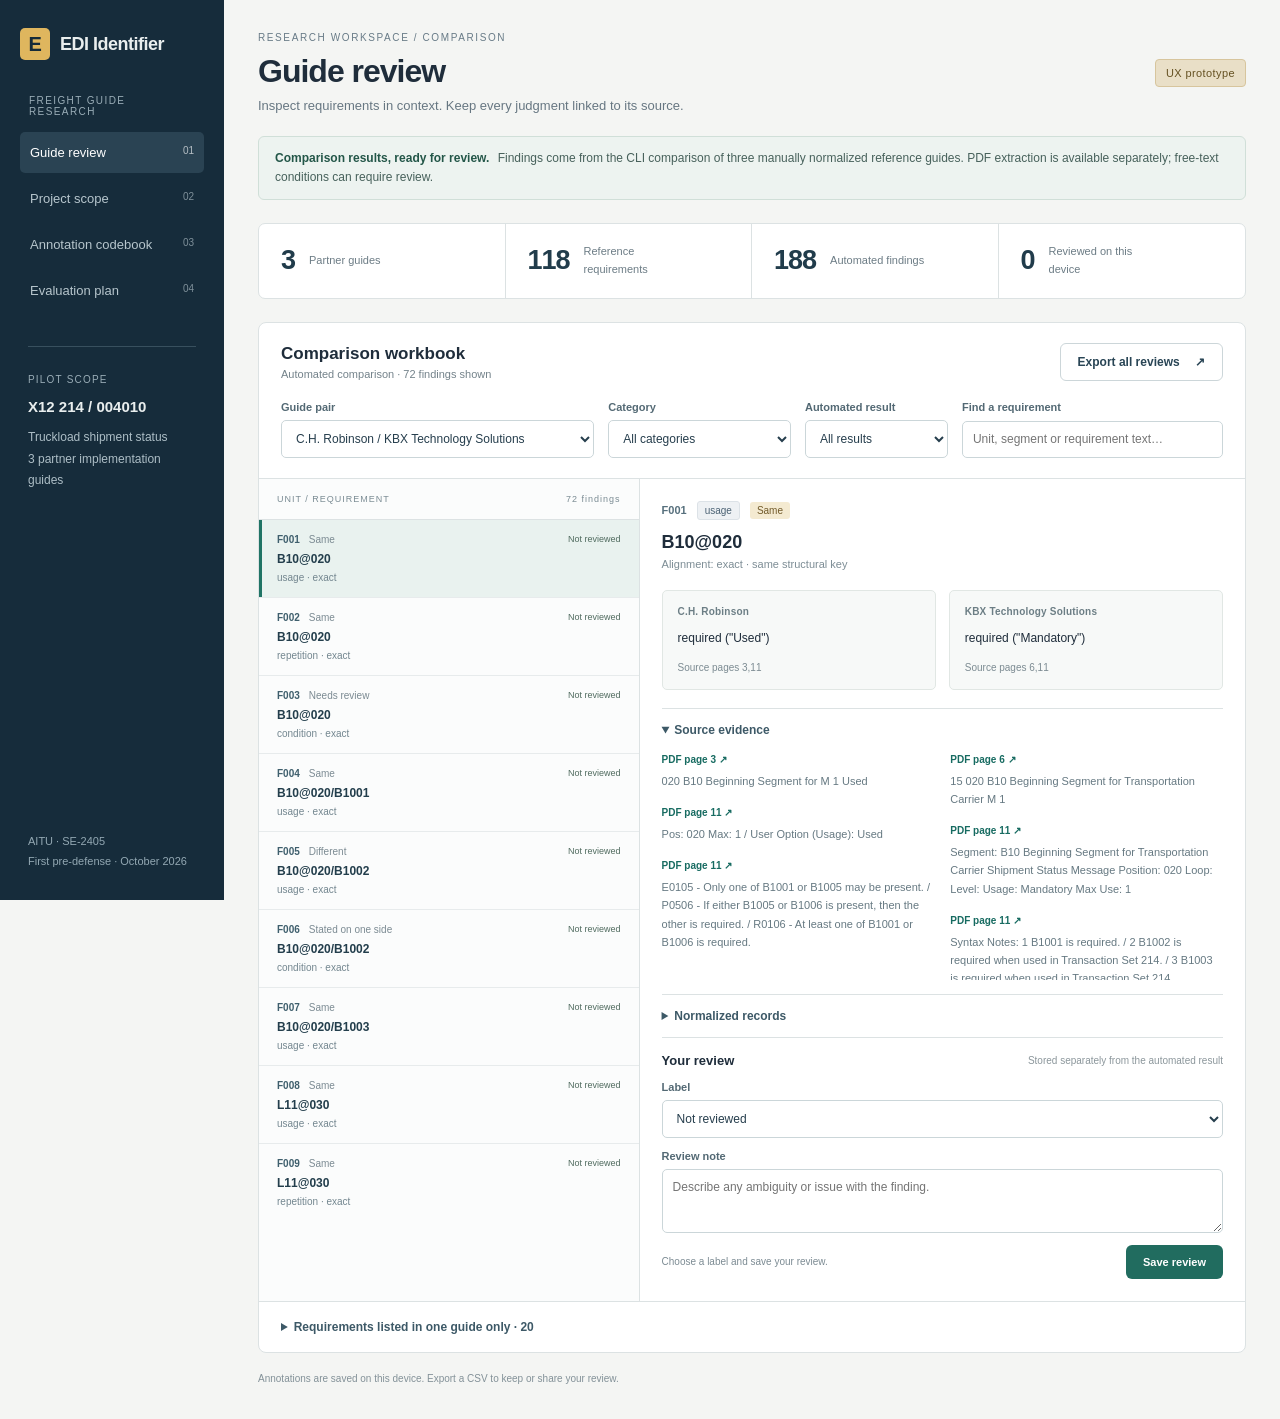
<file: docs/predefense/prototype/index.html>
<!doctype html>
<html lang="en">
  <head>
    <meta charset="utf-8" />
    <meta name="viewport" content="width=device-width,initial-scale=1" />
    <title>EDI Identifier — Guide review prototype</title>
    <link rel="stylesheet" href="style.css" />
  </head>
  <body>
    <aside class="sidebar">
      <a class="brand" href="index.html"
        ><span class="brand-icon">E</span> EDI Identifier</a
      >
      <p class="side-caption">FREIGHT GUIDE RESEARCH</p>
      <nav aria-label="Project navigation">
        <a class="active" href="index.html">Guide review <span>01</span></a>
        <a href="../sections/01-proposal.md">Project scope <span>02</span></a>
        <a
          href="https://github.com/nurashi/EDI-identifier-rmt/blob/main/docs/codebook.md"
          target="_blank"
          rel="noopener noreferrer"
          >Annotation codebook <span>03</span></a
        >
        <a href="../sections/09-evaluation.md"
          >Evaluation plan <span>04</span></a
        >
      </nav>
      <div class="scope">
        <span class="tiny-label">PILOT SCOPE</span
        ><strong>X12 214 / 004010</strong>
        <p>Truckload shipment status<br />3 partner implementation guides</p>
      </div>
      <div class="side-footer">
        AITU · SE-2405<br />First pre-defense · October 2026
      </div>
    </aside>
    <main>
      <header class="page-head">
        <div>
          <p class="eyebrow">RESEARCH WORKSPACE / COMPARISON</p>
          <h1>Guide review</h1>
          <p class="subtitle">
            Inspect requirements in context. Keep every judgment linked to its
            source.
          </p>
        </div>
        <span class="prototype-tag">UX prototype</span>
      </header>
      <div class="notice">
        <strong>Comparison results, ready for review.</strong> Findings come
        from the CLI comparison of three manually normalized reference guides.
        PDF extraction is available separately; free-text conditions can require
        review.
      </div>
      <section class="metrics" aria-label="Corpus summary">
        <div>
          <span class="metric-number" id="guide-count"></span
          ><span>Partner guides</span>
        </div>
        <div>
          <span class="metric-number" id="requirement-count"></span
          ><span>Reference requirements</span>
        </div>
        <div>
          <span class="metric-number" id="finding-count"></span
          ><span>Automated findings</span>
        </div>
        <div>
          <span class="metric-number" id="local-count">0</span
          ><span>Reviewed on this device</span>
        </div>
      </section>
      <section class="workbench" aria-labelledby="workbench-title">
        <div class="workbench-head">
          <div>
            <h2 id="workbench-title">Comparison workbook</h2>
            <p id="pair-description"></p>
          </div>
          <button class="secondary" id="export">
            Export all reviews <span aria-hidden="true">↗</span>
          </button>
        </div>
        <div class="filters">
          <label>Guide pair<select id="pair"></select></label>
          <label
            >Category<select id="category">
              <option value="all">All categories</option>
              <option value="usage">Usage</option>
              <option value="codes">Codes</option>
              <option value="repetition">Repetition</option>
              <option value="condition">Condition</option>
            </select></label
          >
          <label
            >Automated result<select id="verdict">
              <option value="all">All results</option>
              <option value="same">Same</option>
              <option value="different">Different</option>
              <option value="one_side">Stated on one side</option>
              <option value="review">Needs review</option>
            </select></label
          >
          <label class="search-label"
            >Find a requirement<input
              id="search"
              type="search"
              placeholder="Unit, segment or requirement text…"
          /></label>
        </div>
        <div class="workspace">
          <section class="unit-pane" aria-label="Comparison units">
            <div class="list-heading">
              <span>UNIT / REQUIREMENT</span><span id="visible-count"></span>
            </div>
            <div id="units"></div>
            <p id="empty" hidden>
              No units match these filters. Try another category or search.
            </p>
          </section>
          <p id="detail-empty" class="empty-detail" hidden>
            Select another filter to view a finding.
          </p>
          <section
            id="detail-pane"
            class="detail-pane"
            aria-label="Selected requirement"
          >
            <div class="detail-top">
              <span id="unit-id" class="unit-id"></span
              ><span id="category-tag" class="category-tag"></span
              ><span id="verdict-tag" class="verdict-tag"></span>
            </div>
            <h2 id="unit-key"></h2>
            <p id="alignment" class="muted"></p>
            <p id="finding-detail" class="finding-detail"></p>
            <div class="guide-values">
              <article>
                <h3 id="left-partner"></h3>
                <p id="left-summary"></p>
                <span id="left-pages" class="page-label"></span>
              </article>
              <article>
                <h3 id="right-partner"></h3>
                <p id="right-summary"></p>
                <span id="right-pages" class="page-label"></span>
              </article>
            </div>
            <details open>
              <summary>Source evidence</summary>
              <div class="evidence-grid">
                <div id="left-evidence"></div>
                <div id="right-evidence"></div>
              </div>
            </details>
            <details>
              <summary>Normalized records</summary>
              <div class="records">
                <pre id="left-record"></pre>
                <pre id="right-record"></pre>
              </div>
            </details>
            <section class="annotation" aria-label="Your annotation">
              <div class="annotation-head">
                <h3>Your review</h3>
                <span>Stored separately from the automated result</span>
              </div>
              <label
                >Label<select id="label-choice">
                  <option value="">Not reviewed</option>
                  <option value="same">Same</option>
                  <option value="different">Different</option>
                  <option value="unknown">Unknown</option>
                </select></label
              ><label
                >Review note<textarea
                  id="note"
                  rows="3"
                  placeholder="Describe any ambiguity or issue with the finding."
                ></textarea>
              </label>
              <div class="save-row">
                <span id="save-status" role="status" aria-live="polite"></span
                ><button id="save">Save review</button>
              </div>
            </section>
          </section>
        </div>
        <details class="unmatched">
          <summary>
            Requirements listed in one guide only ·
            <span id="unmatched-count"></span>
          </summary>
          <p>
            These requirements have no match under the selected alignment rule.
            Check the source before drawing a conclusion about their use.
          </p>
          <div id="unmatched-list" class="unmatched-list"></div>
        </details>
      </section>
      <footer>
        Annotations are saved on this device. Export a CSV to keep or share your
        review.
      </footer>
    </main>
    <script src="data.js"></script>
    <script src="app.js"></script>
  </body>
</html>
</file>
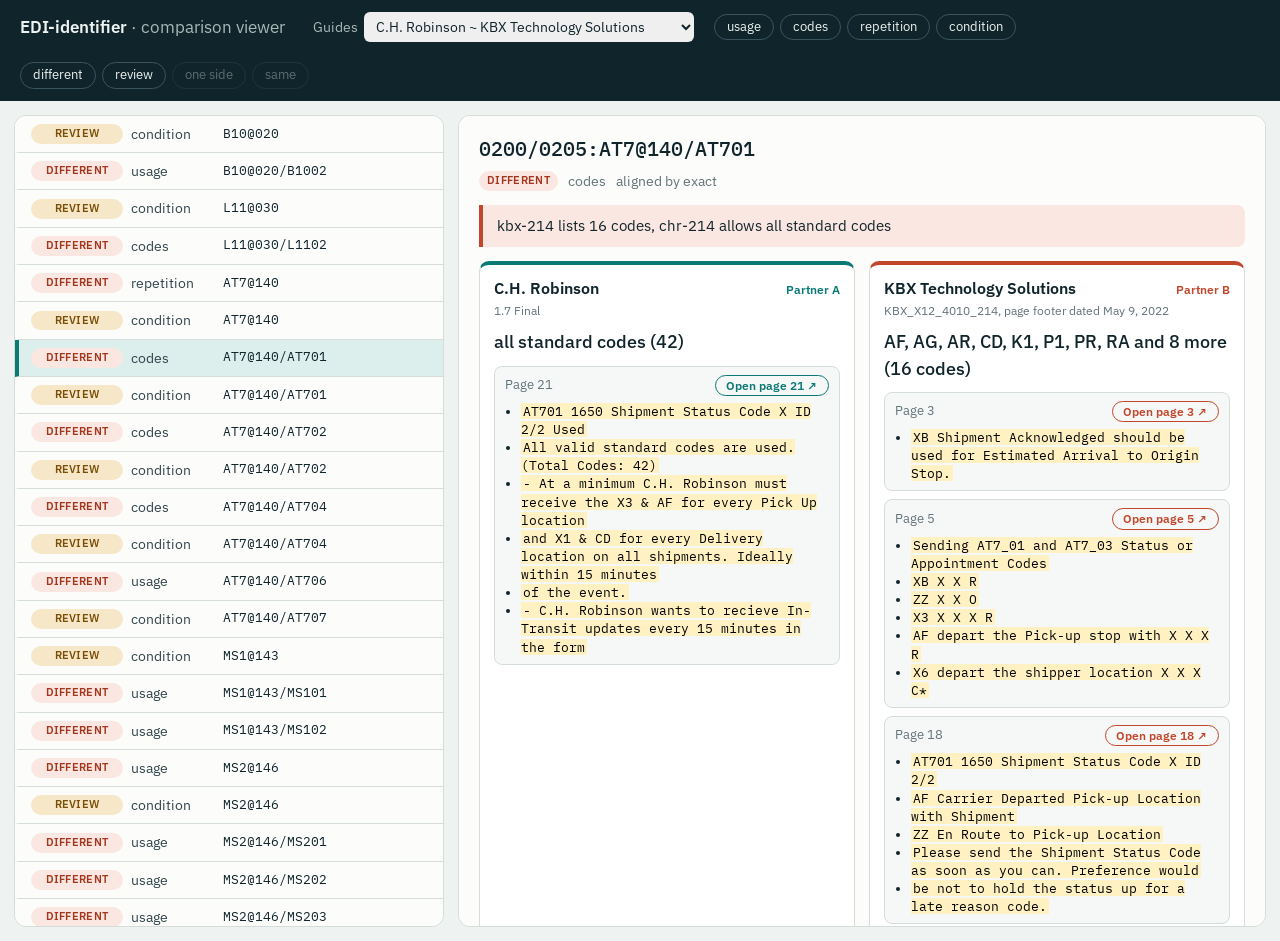
<file: prototype/viewer.html>
<!doctype html>
<html lang="en">
<head>
<meta charset="utf-8">
<meta name="viewport" content="width=device-width, initial-scale=1">
<title>EDI-identifier viewer</title>
<link rel="stylesheet" href="https://fonts.googleapis.com/css2?family=IBM+Plex+Sans:wght@400;500;600&family=IBM+Plex+Mono:wght@400;500&display=swap">
<style>
:root { --ink:#10242b; --bg:#eef2f0; --panel:#fcfdfb; --line:#d5ddd9; --text:#33454c; --muted:#62737a; --a:#0b7a75; --a-soft:#dcefec; --b:#c2462b; --b-soft:#fbe7e1; --amber:#7a4e06; --amber-soft:#f6e7c9; --grey-soft:#e3e7e5; --mono:"IBM Plex Mono", ui-monospace, Menlo, monospace; }
* { box-sizing: border-box; }
body { margin:0; font:15px/1.45 "IBM Plex Sans", system-ui, -apple-system, "Segoe UI", sans-serif; color:var(--text); background:var(--bg); }
header { display:flex; gap:20px; align-items:center; padding:12px 20px; background:var(--ink); color:#eef3f1; flex-wrap:wrap; }
header h1 { font-size:17px; font-weight:600; margin:0 8px 0 0; }
header h1 span { color:#a7bab8; font-weight:400; }
header label { color:#a7bab8; font-size:14px; }
select { font:inherit; color:var(--ink); padding:5px 8px; border-radius:6px; border:0; margin-left:6px; }
.chips { display:flex; gap:6px; flex-wrap:wrap; }
.chip { border:1px solid #3a5560; color:#eef3f1; border-radius:999px; padding:3px 12px; cursor:pointer; user-select:none; font-size:13px; }
.chip.off { opacity:.35; }
.layout { display:grid; grid-template-columns: 430px 1fr; gap:14px; padding:14px; height:calc(100vh - 60px); }
.panel { background:var(--panel); border:1px solid var(--line); border-radius:12px; overflow:auto; }
.list .row { display:grid; grid-template-columns: 92px 84px 1fr; gap:8px; align-items:center; padding:8px 12px; border-bottom:1px solid var(--line); border-left:4px solid transparent; cursor:pointer; font-size:14px; }
.list .row:hover { background:#f1f5f3; }
.list .row.sel { background:var(--a-soft); border-left-color:var(--a); }
.pill { display:inline-block; font-size:11px; font-weight:600; text-transform:uppercase; letter-spacing:.03em; padding:2px 8px; border-radius:999px; text-align:center; }
.v-different { background:var(--b-soft); color:#a3361d; }
.v-review { background:var(--amber-soft); color:var(--amber); }
.v-one_side { background:var(--grey-soft); color:#4a5a60; }
.v-same { background:var(--a-soft); color:#0b5c58; }
.key { font-family:var(--mono); font-size:13px; color:var(--ink); overflow:hidden; text-overflow:ellipsis; white-space:nowrap; }
.detail { padding:18px 20px; }
.detail h2 { font-family:var(--mono); font-size:20px; font-weight:500; color:var(--ink); margin:0 0 8px; }
.meta { display:flex; gap:10px; align-items:center; color:var(--muted); font-size:14px; }
.why { margin:14px 0 0; padding:10px 14px; border-left:4px solid var(--b); background:var(--b-soft); color:var(--ink); border-radius:0 8px 8px 0; font-size:15px; }
.sides { display:grid; grid-template-columns:1fr 1fr; gap:14px; margin-top:14px; }
.side { border:1px solid var(--line); border-top:4px solid var(--a); border-radius:10px; padding:12px 14px; background:#fff; }
.side.b { border-top-color:var(--b); }
.side .who { display:flex; justify-content:space-between; align-items:baseline; gap:8px; }
.side h3 { margin:0; font-size:16px; color:var(--ink); font-weight:600; }
.tag { font-size:12px; font-weight:600; color:var(--a); }
.side.b .tag { color:var(--b); }
.rev { font-size:12px; color:var(--muted); margin:2px 0 10px; }
.value { font-size:18px; font-weight:500; color:var(--ink); margin-bottom:10px; }
.src { background:#f6f8f7; border:1px solid var(--line); border-radius:8px; padding:8px 10px; margin-top:8px; }
.src .pg { font-size:13px; color:var(--muted); display:flex; justify-content:space-between; align-items:center; }
.src a { font-size:12px; font-weight:600; color:var(--a); text-decoration:none; border:1px solid var(--a); border-radius:999px; padding:1px 10px; }
.side.b .src a { color:var(--b); border-color:var(--b); }
.src ul { margin:6px 0 0; padding-left:16px; font-family:var(--mono); font-size:12.5px; color:var(--ink); }
.src mark { background:#fff1c2; padding:0 2px; }
.only { padding:10px 12px; font-size:13px; color:var(--muted); }
</style>
</head>
<body>
<header>
  <h1>EDI-identifier <span>· comparison viewer</span></h1>
  <label>Guides<select id="pair"></select></label>
  <div class="chips" id="cats"></div>
  <div class="chips" id="verdicts"></div>
</header>
<div class="layout">
  <div class="panel list" id="list"></div>
  <div class="panel detail" id="detail"></div>
</div>
<script>
const DATA = {"guides": {"chr-214": {"partner": "C.H. Robinson", "revision": "1.7 Final", "url": "https://www.chrobinson.com/en-us/-/media/chrobinson/documents/carrier-specs-docs/carrier-specs-dec-2020/chr-truckload-tl-carrier-x12-214.pdf", "evidence": {"B10@020": [{"page": 3, "excerpt": "020 B10 Beginning Segment for M 1 Used", "supports": ["usage", "max_use"]}, {"page": 11, "excerpt": "Pos: 020 Max: 1 / User Option (Usage): Used", "supports": ["usage", "max_use"]}, {"page": 11, "excerpt": "E0105 - Only one of B1001 or B1005 may be present. / P0506 - If either B1005 or B1006 is present, then the other is required. / R0106 - At least one of B1001 or B1006 is required.", "supports": ["conditions"]}], "B10@020/B1001": [{"page": 11, "excerpt": "B1001 127 Reference Identification M AN 1/30 Used", "supports": ["usage"]}], "B10@020/B1002": [{"page": 11, "excerpt": "B1002 145 Shipment Identification Number O AN 1/30 Used", "supports": ["usage"]}], "B10@020/B1003": [{"page": 11, "excerpt": "B1003 140 Standard Carrier Alpha Code M ID 2/4 Used", "supports": ["usage", "codes"]}], "L11@030": [{"page": 3, "excerpt": "030 L11 Business Instructions and O 300 Must use", "supports": ["usage", "max_use"]}, {"page": 12, "excerpt": "Pos: 030 Max: 300 / User Option (Usage): Must use", "supports": ["usage", "max_use"]}, {"page": 12, "excerpt": "P0102 - If either L1101 or L1102 is present, then the other is required. / R0103 - At least one of L1101 or L1103 is required. / AG - Qualifer is MANDATORY on all 214's.", "supports": ["conditions"]}], "L11@030/L1101": [{"page": 12, "excerpt": "L1101 127 Reference Identification X AN 1/30 Must use", "supports": ["usage"]}, {"page": 12, "excerpt": "User Note 1: C.H. Robinson Load Number - AG Qualifier (Should match the Load / Number in the B10_02)", "supports": ["conditions"]}], "L11@030/L1102": [{"page": 12, "excerpt": "L1102 128 Reference Identification Qualifier X ID 2/3 Must use", "supports": ["usage"]}, {"page": 12, "excerpt": "Code List Summary (Total Codes: 1503, Included: 1) / AG Agent's Shipment Number", "supports": ["codes"]}], "0200:LX@130": [{"page": 3, "excerpt": "LOOP ID - 0200 1 / 130 LX Assigned Number O 1 Must use", "supports": ["usage", "max_use", "loop_repeat"]}, {"page": 4, "excerpt": "Only one status per 214 / A single 214 may contain 1 LX Loop with 1 AT7 Loop.", "supports": ["loop_repeat"]}, {"page": 19, "excerpt": "Pos: 130 Max: 1 / User Option (Usage): Must use / Maximum of 1 LX Loop.", "supports": ["usage", "max_use", "loop_repeat"]}, {"page": 19, "excerpt": "If using the L11 segments to send Lat/Long, you do not need to use both formats. Please choose only / one.", "supports": ["conditions"]}], "0200:LX@130/LX01": [{"page": 19, "excerpt": "LX01 554 Assigned Number M N0 1/6 Used", "supports": ["usage"]}], "0200/0205:AT7@140": [{"page": 3, "excerpt": "LOOP ID - 0205 1 / 140 AT7 Shipment Status Details O 1 Must use", "supports": ["usage", "max_use", "loop_repeat"]}, {"page": 20, "excerpt": "Pos: 140 Repeat: 1 / Loop Shipment Status Details Mandatory", "supports": ["loop_repeat"]}, {"page": 21, "excerpt": "Pos: 140 Max: 1 / User Option (Usage): Must use", "supports": ["usage", "max_use"]}, {"page": 22, "excerpt": "C0605 - If AT706 is present, then AT705 is required. / C0706 - If AT707 is present, then AT706 is required. / E0103 - Only one of AT701 or AT703 may be present. / P0102 - If either AT701 or AT702 is present, then the other is required. / P0304 - If either AT703 or AT704 is present, then the other is required.", "supports": ["conditions"]}], "0200/0205:AT7@140/AT701": [{"page": 21, "excerpt": "AT701 1650 Shipment Status Code X ID 2/2 Used", "supports": ["usage"]}, {"page": 21, "excerpt": "All valid standard codes are used. (Total Codes: 42)", "supports": ["codes"]}, {"page": 21, "excerpt": "- At a minimum C.H. Robinson must receive the X3 & AF for every Pick Up location / and X1 & CD for every Delivery location on all shipments. Ideally within 15 minutes / of the event. / - C.H. Robinson wants to recieve In-Transit updates every 15 minutes in the form / of an X6 status code.", "supports": ["conditions"]}], "0200/0205:AT7@140/AT702": [{"page": 21, "excerpt": "AT702 1651 Shipment Status or Appointment X ID 2/2 Used", "supports": ["usage"]}, {"page": 21, "excerpt": "User Note 1: NS - Normal Status or any Late Reason Code if necessary", "supports": ["conditions"]}, {"page": 21, "excerpt": "All valid standard codes are used. (Total Codes: 86)", "supports": ["codes"]}], "0200/0205:AT7@140/AT703": [{"page": 21, "excerpt": "AT703 1652 Shipment Appointment Status Code X ID 2/2 Used", "supports": ["usage"]}, {"page": 21, "excerpt": "Code List Summary (Total Codes: 9, Included: 2) / AA Pick-up Appointment Date and/or Time / AB Delivery Appointment Date and/or Time", "supports": ["codes"]}], "0200/0205:AT7@140/AT704": [{"page": 21, "excerpt": "AT704 1651 Shipment Status or Appointment X ID 2/2 Used", "supports": ["usage"]}, {"page": 21, "excerpt": "User Note 1: NA - Normal Appointment or any Late Reason Code if necessary", "supports": ["conditions"]}, {"page": 21, "excerpt": "All valid standard codes are used. (Total Codes: 86)", "supports": ["codes"]}], "0200/0205:AT7@140/AT705": [{"page": 21, "excerpt": "AT705 373 Status Date X DT 8/8 Must use", "supports": ["usage"]}], "0200/0205:AT7@140/AT706": [{"page": 21, "excerpt": "AT706 337 Status Time X TM 4/8 Must use", "supports": ["usage"]}], "0200/0205:AT7@140/AT707": [{"page": 22, "excerpt": "AT707 623 Time Code X ID 2/2 Used", "supports": ["usage"]}, {"page": 22, "excerpt": "The status time represents the local time the status occurred.", "supports": ["conditions"]}, {"page": 22, "excerpt": "Code List Summary (Total Codes: 51, Included: 1) / LT Local Time", "supports": ["codes"]}], "0200/0205:MS1@143": [{"page": 3, "excerpt": "143 MS1 Equipment, Shipment, or O 1 Must use", "supports": ["usage", "max_use"]}, {"page": 23, "excerpt": "Pos: 143 Max: 1 / User Option (Usage): Must use", "supports": ["usage", "max_use"]}, {"page": 23, "excerpt": "C0201 - If MS102 is present, then MS101 is required. / C0301 - If MS103 is present, then MS101 is required. / C0604 - If MS106 is present, then MS104 is required. / C0705 - If MS107 is present, then MS105 is required. / E0104 - Only one of MS101 or MS104 may be present. / P0405 - If either MS104 or MS105 is present, then the other is required. / L010203 - If MS101 is present, then at least one of MS102 or MS103 is required.", "supports": ["conditions"]}], "0200/0205:MS1@143/MS101": [{"page": 23, "excerpt": "MS101 19 City Name X AN 2/30 Must use", "supports": ["usage"]}], "0200/0205:MS1@143/MS102": [{"page": 23, "excerpt": "MS102 156 State or Province Code X ID 2/2 Must use", "supports": ["usage", "codes"]}], "0200/0205:MS1@143/MS103": [{"page": 23, "excerpt": "MS103 26 Country Code X ID 2/3 Used", "supports": ["usage", "codes"]}], "0200/0205:MS2@146": [{"page": 3, "excerpt": "146 MS2 Equipment or Container O 1 Used", "supports": ["usage", "max_use"]}, {"page": 24, "excerpt": "Pos: 146 Max: 1 / User Option (Usage): Used", "supports": ["usage", "max_use"]}, {"page": 24, "excerpt": "C0402 - If MS204 is present, then MS202 is required. / P0102 - If either MS201 or MS202 is present, then the other is required.", "supports": ["conditions"]}], "0200/0205:MS2@146/MS201": [{"page": 24, "excerpt": "MS201 140 Standard Carrier Alpha Code X ID 2/4 Used", "supports": ["usage", "codes"]}], "0200/0205:MS2@146/MS202": [{"page": 24, "excerpt": "MS202 207 Equipment Number X AN 1/10 Used", "supports": ["usage"]}], "0200/0205:MS2@146/MS203": [{"page": 24, "excerpt": "MS203 40 Equipment Description Code O ID 2/2 Not used", "supports": ["usage"]}, {"page": 24, "excerpt": "All valid standard codes are used. (Total Codes: 134)", "supports": ["codes"]}], "0200/0205:MS2@146/MS204": [{"page": 24, "excerpt": "MS204 761 Equipment Number Check Digit X N0 1/1 Not used", "supports": ["usage"]}], "0200:L11@150[QN]": [{"page": 3, "excerpt": "150 L11 Business Instructions and O 1 Must use", "supports": ["usage", "max_use"]}, {"page": 25, "excerpt": "Pos: 150 Max: 1 / User Option (Usage): Must use / QN Stop Sequence Number", "supports": ["key", "usage", "max_use"]}, {"page": 25, "excerpt": "QN - Location Stop Sequence Number is MANDATORY for TRUCKLOAD Carriers. / The stop number must match the stop sequence number that corresponds to the location on the load. / If you receive the load via 204 the location stop sequence number is in the S5_01. C.H. Robinson does / not accept '99' as the final stop.", "supports": ["conditions"]}, {"page": 25, "excerpt": "P0102 - If either L1101 or L1102 is present, then the other is required. / R0103 - At least one of L1101 or L1103 is required.", "supports": ["conditions"]}], "0200:L11@150[QN]/L1101": [{"page": 25, "excerpt": "L1101 127 Reference Identification X AN 1/30 Must use", "supports": ["usage"]}], "0200:L11@150[QN]/L1102": [{"page": 25, "excerpt": "L1102 128 Reference Identification Qualifier X ID 2/3 Must use", "supports": ["usage"]}, {"page": 25, "excerpt": "Code List Summary (Total Codes: 1503, Included: 1) / QN Stop Sequence Number", "supports": ["codes"]}], "0200:L11@150[LK,LQ]": [{"page": 3, "excerpt": "150 L11 Business Instructions and O 2 Recommended", "supports": ["usage", "max_use"]}, {"page": 26, "excerpt": "Pos: 150 Max: 2 / User Option (Usage): Recommended", "supports": ["usage", "max_use"]}, {"page": 26, "excerpt": "Sending Lat/Long does not replace the requirement for sending city/state in the MS1. / P0102 - If either L1101 or L1102 is present, then the other is required. / R0103 - At least one of L1101 or L1103 is required.", "supports": ["conditions"]}], "0200:L11@150[LK,LQ]/L1101": [{"page": 26, "excerpt": "L1101 127 Reference Identification X AN 1/30 Must use", "supports": ["usage"]}], "0200:L11@150[LK,LQ]/L1102": [{"page": 26, "excerpt": "L1102 128 Reference Identification Qualifier X ID 2/3 Must use", "supports": ["usage"]}, {"page": 26, "excerpt": "Code List Summary (Total Codes: 1503, Included: 2) / LK Longitude expressed in Degrees, Minutes and Seconds / LQ Latitude Expressed in Degrees, Minutes and Seconds", "supports": ["key", "codes"]}, {"page": 26, "excerpt": "Send Longitude in following format: degrees (3 positions), minutes (2 / positions), and seconds (2 positions). / Send Latitude in following format: degrees (2 positions), minutes (2", "supports": ["conditions"]}], "0200:L11@150[LK,LQ]/L1103": [{"page": 26, "excerpt": "L1103 352 Description X AN 1/80 Used", "supports": ["usage"]}, {"page": 26, "excerpt": "User Note 1: When L11/02 is \"LK\" . Please define East/West using \"E\" or \"W\". / When L11/02 is \"LQ\". Please define North/South using \"N\" or \"S\".", "supports": ["conditions"]}], "0200:L11@150[LH,LL]": [{"page": 3, "excerpt": "150 L11 Business Instructions and O 2 Recommended", "supports": ["usage", "max_use"]}, {"page": 27, "excerpt": "Pos: 150 Max: 2 / User Option (Usage): Recommended", "supports": ["usage", "max_use"]}, {"page": 27, "excerpt": "Sending Lat/Long does not replace the requirement for sending city/state in the MS1. / P0102 - If either L1101 or L1102 is present, then the other is required. / R0103 - At least one of L1101 or L1103 is required.", "supports": ["conditions"]}], "0200:L11@150[LH,LL]/L1101": [{"page": 27, "excerpt": "L1101 127 Reference Identification X AN 1/30 Must use", "supports": ["usage"]}], "0200:L11@150[LH,LL]/L1102": [{"page": 27, "excerpt": "L1102 128 Reference Identification Qualifier X ID 2/3 Must use", "supports": ["usage"]}, {"page": 27, "excerpt": "Code List Summary (Total Codes: 1503, Included: 2) / LH Longitude Expressed in Seconds / LL Latitude Expressed in Seconds", "supports": ["key", "codes"]}], "0200:L11@150[VT]": [{"page": 3, "excerpt": "150 L11 Business Instructions and O 1 Must use", "supports": ["usage", "max_use"]}, {"page": 28, "excerpt": "Pos: 150 Max: 1 / User Option (Usage): Must use", "supports": ["usage", "max_use"]}, {"page": 28, "excerpt": "P0102 - If either L1101 or L1102 is present, then the other is required. / R0103 - At least one of L1101 or L1103 is required.", "supports": ["conditions"]}], "0200:L11@150[VT]/L1101": [{"page": 28, "excerpt": "L1101 127 Reference Identification X AN 1/30 Used", "supports": ["usage"]}], "0200:L11@150[VT]/L1102": [{"page": 28, "excerpt": "L1102 128 Reference Identification Qualifier X ID 2/3 Used", "supports": ["usage"]}, {"page": 28, "excerpt": "Code List Summary (Total Codes: 1503, Included: 1) / VT Motor Vehicle ID Number", "supports": ["key", "codes"]}], "0200:AT8@200": [{"page": 3, "excerpt": "200 AT8 Shipment Weight, O 10 Used", "supports": ["usage", "max_use"]}, {"page": 29, "excerpt": "Pos: 200 Max: 10 / User Option (Usage): Used", "supports": ["usage", "max_use"]}, {"page": 29, "excerpt": "P0607 - If either AT806 or AT807 is present, then the other is required. / P010203 - If either AT801, AT802 or AT803 are present, then the others are required.", "supports": ["conditions"]}], "0200:AT8@200/AT801": [{"page": 29, "excerpt": "AT801 187 Weight Qualifier X ID 1/2 Used / All valid standard codes are used. (Total Codes: 51)", "supports": ["usage", "codes"]}], "0200:AT8@200/AT802": [{"page": 29, "excerpt": "AT802 188 Weight Unit Code X ID 1/1 Used / All valid standard codes are used. (Total Codes: 8)", "supports": ["usage", "codes"]}], "0200:AT8@200/AT803": [{"page": 29, "excerpt": "AT803 81 Weight X R 1/10 Used", "supports": ["usage"]}], "0200:AT8@200/AT804": [{"page": 29, "excerpt": "AT804 80 Lading Quantity O N0 1/7 Used", "supports": ["usage"]}], "0200:AT8@200/AT805": [{"page": 29, "excerpt": "AT805 80 Lading Quantity O N0 1/7 Used", "supports": ["usage"]}]}}, "domtar-214": {"partner": "Domtar Industries", "revision": "214SPECS_toolkit.DOC, cover dated March 12, 2002", "url": "https://www.iconnect-corp.com/specifications/vendors/Domtar/214SPECS_toolkit.pdf", "evidence": {"B10@020": [{"page": 8, "excerpt": "020 B10 Beginning Segment for 1", "supports": ["max_use"]}, {"page": 12, "excerpt": "B10 Beginning Segment for Transportation Carrier Shipment Status", "supports": ["key"]}, {"page": 13, "excerpt": "Position: 020 Loop: Level: Usage: Mandatory Max Use: 1", "supports": ["usage", "max_use"]}], "B10@020/B1001": [{"page": 13, "excerpt": "B1001 127 Reference Identification AN 1/30", "supports": ["usage"]}], "B10@020/B1002": [{"page": 13, "excerpt": "B1002 145 Shipment Identification Number AN 1/30", "supports": ["usage"]}], "B10@020/B1003": [{"page": 13, "excerpt": "B1003 140 Standard Carrier Alpha Code ID 2/4", "supports": ["usage", "codes"]}], "L11@030": [{"page": 8, "excerpt": "030 L11 Business Instructions and 300", "supports": ["max_use"]}, {"page": 13, "excerpt": "L11 Business Instructions and Reference Number (BM/CMN) Position: 030 Loop: Level: Usage: Optional Max Use: 300", "supports": ["usage", "max_use"]}], "L11@030/L1101": [{"page": 13, "excerpt": "L1101 127 Reference Identification AN 1/30", "supports": ["usage"]}], "L11@030/L1102": [{"page": 13, "excerpt": "L1102 128 Reference Identification Qualifier ID 2/3 BM Bill of Lading Number CMN Continuous Move Number", "supports": ["usage", "codes"]}], "0200:LX@130": [{"page": 8, "excerpt": "LOOP ID - 0200 999999 / 130 LX Assigned Number 1", "supports": ["max_use", "loop_repeat"]}, {"page": 17, "excerpt": "LX Assigned Number Position: 130 Loop: 0200 Optional Level: Usage: Optional Max Use: 1", "supports": ["usage", "max_use"]}], "0200:LX@130/LX01": [{"page": 17, "excerpt": "LX01 554 Assigned Number N0 1/6", "supports": ["usage"]}], "0200/0205:AT7@140": [{"page": 8, "excerpt": "LOOP ID - 0205 10 / 140 AT7 Shipment Status Details 1", "supports": ["max_use", "loop_repeat"]}, {"page": 17, "excerpt": "AT7 Shipment Status Details Position: 140 Loop: 0205 Optional Level: Usage: Optional Max Use: 1 Notes: Truckload - Minimum of 5 statuses required (AA or EP/AB/AF/X1/D1 or S1)", "supports": ["usage", "max_use", "conditions"]}], "0200/0205:AT7@140/AT701": [{"page": 17, "excerpt": "AT701 1650 Shipment Status Code ID 2/2", "supports": ["usage"]}, {"page": 17, "excerpt": "A3 Shipment Returned to Shipper / CD Carrier Departed Delivery Location", "supports": ["codes"]}, {"page": 18, "excerpt": "CP Completed Loading at Pick-up Location / X8 Arrived at Pick-up Location Loading Dock", "supports": ["codes"]}], "0200/0205:AT7@140/AT702": [{"page": 18, "excerpt": "AT702 1651 Shipment Status or Appointment Reason Code ID 2/2", "supports": ["usage"]}, {"page": 18, "excerpt": "A1 Missed Delivery / AZ Alternate Carrier Delivered", "supports": ["codes"]}, {"page": 19, "excerpt": "B1 Consignee Closed / T7 Insufficient Delivery Time", "supports": ["codes"]}], "0200/0205:AT7@140/AT703": [{"page": 20, "excerpt": "AT703 1652 Shipment Appointment Status Code ID 2/2", "supports": ["usage"]}, {"page": 20, "excerpt": "AA Pick-up Appointment Date and/or Time AB Delivery Appointment Date and/or Time EP Pick-up No Earlier Than Date and/or Time AC Estimated Delivery Appointment Date and/or Time", "supports": ["codes"]}], "0200/0205:AT7@140/AT704": [{"page": 20, "excerpt": "AT704 1651 Shipment Status or Appointment Reason Code ID 2/2 Same 70 codes as AT702", "supports": ["usage", "codes"]}], "0200/0205:AT7@140/AT705": [{"page": 20, "excerpt": "AT705 373 Date DT 8/8", "supports": ["usage"]}], "0200/0205:AT7@140/AT706": [{"page": 20, "excerpt": "AT706 337 Time TM 4/8", "supports": ["usage"]}], "0200/0205:AT7@140/AT707": [{"page": 20, "excerpt": "AT707 623 Time Code ID 2/2 CT Central Time ET Eastern Time MT Mountain Time PT Pacific Time", "supports": ["usage", "codes"]}, {"page": 9, "excerpt": "AT7***AB**19980130*0802*LT", "supports": ["codes"]}], "0200/0205:MS1@143": [{"page": 8, "excerpt": "143 MS1 Equipment, Shipment, or Real 1", "supports": ["max_use"]}, {"page": 20, "excerpt": "MS1 Equipment, Shipment, or Real Property Location Position: 143 Loop: 0205 Optional Level: Usage: Optional Max Use: 1", "supports": ["usage", "max_use"]}], "0200/0205:MS1@143/MS101": [{"page": 20, "excerpt": "MS101 19 City Name AN 2/30", "supports": ["usage"]}], "0200/0205:MS1@143/MS102": [{"page": 20, "excerpt": "MS102 156 State or Province Code ID 2/2", "supports": ["usage", "codes"]}], "0200/0205:MS1@143/MS103": [{"page": 20, "excerpt": "MS103 26 Country Code ID 2/3 Shown if not U.S.", "supports": ["usage", "codes", "conditions"]}], "0200/0205:MS2@146": [{"page": 8, "excerpt": "146 MS2 Equipment or Container Owner 1", "supports": ["max_use"]}, {"page": 20, "excerpt": "MS2 Equipment or Container Owner and Type Position: 146 Loop: 0205 Optional Level: Usage: Optional Max Use: 1", "supports": ["usage", "max_use"]}], "0200/0205:MS2@146/MS201": [{"page": 20, "excerpt": "MS201 140 Standard Carrier Alpha Code ID 2/4", "supports": ["usage", "codes"]}], "0200/0205:MS2@146/MS202": [{"page": 21, "excerpt": "MS202 207 Equipment Number AN 1/10", "supports": ["usage"]}], "0200:L11@150": [{"page": 8, "excerpt": "150 L11 Business Instructions and 10", "supports": ["max_use"]}, {"page": 22, "excerpt": "L11 Business Instructions and Reference Number (QN/VN) Position: 150 Loop: 0200 Optional Level: Usage: Optional Max Use: 10", "supports": ["usage", "max_use"]}], "0200:L11@150/L1101": [{"page": 22, "excerpt": "L1101 127 Reference Identification AN 1/30", "supports": ["usage"]}], "0200:L11@150/L1102": [{"page": 22, "excerpt": "L1102 128 Reference Identification Qualifier ID 2/3 QN Stop Sequence Number VN Vendor Order Number (DII’s internal order number)", "supports": ["usage", "codes"]}], "0200:K1@170": [{"page": 8, "excerpt": "170 K1 Remarks 10", "supports": ["max_use"]}, {"page": 22, "excerpt": "K1 Remarks Position: 170 Loop: 0200 Optional Level: Usage: Optional Max Use: 10", "supports": ["usage", "max_use"]}], "0200:K1@170/K101": [{"page": 22, "excerpt": "K101 61 Free-Form Message AN 1/30", "supports": ["usage"]}], "0200:K1@170/K102": [{"page": 22, "excerpt": "K102 61 Free-Form Message AN 1/30", "supports": ["usage"]}]}}, "kbx-214": {"partner": "KBX Technology Solutions", "revision": "KBX_X12_4010_214, page footer dated May 9, 2022", "url": "https://kbx.com/wp-content/uploads/2025/09/KBXTECH214-1.pdf", "evidence": {"B10@020": [{"page": 6, "excerpt": "15 020 B10 Beginning Segment for Transportation Carrier M 1", "supports": ["usage", "max_use"]}, {"page": 11, "excerpt": "Segment: B10 Beginning Segment for Transportation Carrier Shipment Status Message Position: 020 Loop: Level: Usage: Mandatory Max Use: 1", "supports": ["usage", "max_use"]}, {"page": 11, "excerpt": "Syntax Notes: 1 B1001 is required. / 2 B1002 is required when used in Transaction Set 214. / 3 B1003 is required when used in Transaction Set 214.", "supports": ["conditions"]}], "B10@020/B1001": [{"page": 11, "excerpt": "M B1001 127 Reference Identification M AN 1/30", "supports": ["usage"]}], "B10@020/B1002": [{"page": 11, "excerpt": "M B1002 145 Shipment Identification Number M AN 1/30", "supports": ["usage"]}, {"page": 11, "excerpt": "Shipment id (SID) from 204-B204. Must be exact.", "supports": ["conditions"]}], "B10@020/B1003": [{"page": 11, "excerpt": "M B1003 140 Standard Carrier Alpha Code M ID 2/4", "supports": ["usage", "codes"]}], "L11@030": [{"page": 6, "excerpt": "16 030 L11 Business Instruction and Reference Number M 300", "supports": ["usage", "max_use"]}, {"page": 12, "excerpt": "Segment: L11 Business Instructions and Reference Number Position: 030 Loop: Level: Usage: Mandatory Max Use: 300", "supports": ["usage", "max_use"]}, {"page": 12, "excerpt": "Syntax Notes: 1 L1101 is required. / 2 If either L1101 or L1102 is present, then the other is required. / Comments: The Bill of Lading number is required. From 204-L11 w/BM qualifier. Must be exact. / Notes: Continuous Move Number and Return Goods Authorization Number are optional and will only be required upon request.", "supports": ["conditions"]}, {"page": 2, "excerpt": "5/3/2022 Update L11 Header position 030 L1101, L1102 L11*4F updated to optional in / 5/4/2022 Correction L11 Header position 030 L1101, L1102 Updated L11 segment back to / mandatory to avoid confusion / surrounding L11*BM requirement", "supports": ["usage"]}], "L11@030/L1101": [{"page": 12, "excerpt": "M L1101 127 Reference Identification M AN 1/30", "supports": ["usage"]}], "L11@030/L1102": [{"page": 12, "excerpt": "M L1102 128 Reference Identification Qualifier M ID 2/3", "supports": ["usage"]}, {"page": 12, "excerpt": "4F Carrier’s-Assigned Shipper Number / BM Bill of Lading Number / CMN Continuous Move Number / RZ Return Goods Authorization Number / BN Booking Number / PO Purchase Order Number / PRT Product Type / RB Rate Code Number / SI Shipper’s Identifying Number / VN Vendor Number", "supports": ["codes"]}, {"page": 12, "excerpt": "-4F Reference will be sent to a carrier in the outbound / 204 from KBXTECH and should be returned on the 214 as / it was sent. / -Carriers who are not getting a 204 tender from / KBXTECH will be instructed on the proper code to be / used when sending an EDI 214 message.", "supports": ["conditions"]}], "0200:LX@130": [{"page": 6, "excerpt": "LOOP ID – 0200 1 / 23 130 LX Assigned Number M 1", "supports": ["usage", "max_use", "loop_repeat"]}, {"page": 17, "excerpt": "Segment: LX Assigned Number Position: 130 Loop: 0200 Mandatory Level: Usage: Mandatory Max Use: 1", "supports": ["usage", "max_use"]}, {"page": 2, "excerpt": "6/28/2021 Correction LX LX Loop 200 LX_01 Correction made in PDF version / page 3 Loop ID 200 changed from / 99999 to 1.", "supports": ["loop_repeat"]}], "0200:LX@130/LX01": [{"page": 17, "excerpt": "M LX01 554 Assigned Number M N0 1/6", "supports": ["usage"]}], "0200/0205:AT7@140": [{"page": 6, "excerpt": "LOOP ID – 0205 10 / 24 140 AT7 Shipment Status Details M 1", "supports": ["usage", "max_use", "loop_repeat"]}, {"page": 18, "excerpt": "Segment: AT7 Shipment Status Details Position: 140 Loop: 0205 Mandatory Level: Usage: Mandatory Max Use: 1", "supports": ["usage", "max_use"]}, {"page": 18, "excerpt": "Syntax Notes: 1 Only one of AT701 or AT703 may be present. / 2 If either AT701 or AT702 is present, then the other is required. / 3 If either AT703 or AT704 is present, then the other is required. / 4 AT705 is required. / 5 If AT706 is present then AT707 is required.", "supports": ["conditions"]}, {"page": 18, "excerpt": "Semantic Notes: 1 If AT701 is present, AT705 is the date the status occurred. If AT703 is present, AT705 is a date related / to an appointment. / 2 If AT701 is present, AT706 is the time of the status. If AT703 is present, AT706 is the time of the / appointment.", "supports": ["conditions"]}, {"page": 18, "excerpt": "Notes: 1 An AT701 or AT703 is required. / 2 LT is the only allowable Time Code for AT707. All times must be sent in the time zone of the reported / location. / 3 KBX will use the code ‘ZZ’ in the AT701 for En Route to Pick-Up Reporting / 4 XB should be used to indicate a carrier’s Estimated Arrival to the Origin Stop", "supports": ["conditions"]}], "0200/0205:AT7@140/AT701": [{"page": 18, "excerpt": "AT701 1650 Shipment Status Code X ID 2/2", "supports": ["usage"]}, {"page": 18, "excerpt": "AF Carrier Departed Pick-up Location with Shipment / ZZ En Route to Pick-up Location", "supports": ["codes"]}, {"page": 18, "excerpt": "Please send the Shipment Status Code as soon as you can. Preference would / be not to hold the status up for a late reason code.", "supports": ["conditions"]}, {"page": 5, "excerpt": "Sending AT7_01 and AT7_03 Status or Appointment Codes / XB X X R / ZZ X X O / X3 X X X R / AF depart the Pick-up stop with X X X R / X6 depart the shipper location X X X C* / *Conditional- Required unless communicating in-transit through / another means (API, P44, Tops2Go) / AG X X X R / PR at Bonded X O / K1 Load has arrived at Customs. X O / X1 prepared to have the X X X R / CD X X X R / Send actuals within 1 hour of the event. / Send trailer / load location updates every 15 minutes until the", "supports": ["conditions"]}, {"page": 3, "excerpt": "XB Shipment Acknowledged should be used for Estimated Arrival to Origin Stop.", "supports": ["conditions"]}], "0200/0205:AT7@140/AT702": [{"page": 19, "excerpt": "AT702 1651 Shipment Status or Appointment Reason Code X ID 2/2", "supports": ["usage"]}, {"page": 19, "excerpt": "Please send the Shipment Status Code as soon as you can. Preference would / be not to hold the status up for a late reason code. / Use codes pertaining to Shipment Status Reporting. / ‘NA’ is NOT VALID for Status Reporting. / ‘NS’ should be used for Normal Status.", "supports": ["conditions"]}, {"page": 19, "excerpt": "A1 Missed Delivery / BM Flatcar Shortage", "supports": ["codes"]}, {"page": 20, "excerpt": "BN Failed to Release Billing / NA Normal Appointment (Only for use in AT7_04) / NS Normal Status (Only for use in AT7-02) / T7 Insufficient Delivery Time", "supports": ["codes"]}], "0200/0205:AT7@140/AT703": [{"page": 20, "excerpt": "AT703 1652 Shipment Appointment Status Code X ID 2/2", "supports": ["usage"]}, {"page": 20, "excerpt": "AA Pick-up Appointment Date and/or Time (No longer / should be used as an Estimated Arrival to Shipper) / AB Delivery Appointment Date and/or Time", "supports": ["codes", "conditions"]}, {"page": 5, "excerpt": "*Conditional- Only required if the shipper goes by Appointment. / AA appointment at a Pick-up X X *C -If no Appointment it is not Required. / AB appointment at a delivery X X X R", "supports": ["conditions"]}, {"page": 3, "excerpt": "AA should not be used for Estimated Arrival to Origin. Only use AA for communicating Origin / Appointments.", "supports": ["conditions"]}], "0200/0205:AT7@140/AT704": [{"page": 20, "excerpt": "AT704 1651 Shipment Status or Appointment Reason Code X ID 2/2", "supports": ["usage"]}, {"page": 20, "excerpt": "Use codes as found in the AT702 data element list pertaining to / Appointment Status Reporting. / ‘NS’ is NOT VALID for Appointment Reporting. / ‘NA’ should be used for Normal Appointments. / *All other reason codes from the AT7_02 list above may be used.", "supports": ["codes", "conditions"]}], "0200/0205:AT7@140/AT705": [{"page": 20, "excerpt": "M AT705 373 Date M DT 8/8", "supports": ["usage"]}], "0200/0205:AT7@140/AT706": [{"page": 20, "excerpt": "AT706 337 Time X TM 4/8", "supports": ["usage"]}], "0200/0205:AT7@140/AT707": [{"page": 20, "excerpt": "AT707 623 Time Code X ID 2/2 / Code identifying the time zone. / LT Local Time", "supports": ["usage", "codes"]}, {"page": 3, "excerpt": "AT7_07 should always contain ‘LT’ for ‘Local Time’ of the appropriate time zone location of the", "supports": ["conditions"]}], "0200/0205:MS1@143": [{"page": 6, "excerpt": "28 143 MS1 Equipment, Shipment, or Real Property Location M 1", "supports": ["usage", "max_use"]}, {"page": 21, "excerpt": "Segment: MS1 Equipment, Shipment, or Real Property Location Position: 143 Loop: 0205 Mandatory Level: Usage: Mandatory Max Use: 1", "supports": ["usage", "max_use"]}, {"page": 21, "excerpt": "Syntax Notes: 1 If MS101 is present, then MS102 is required. / 2 If MS101 and MS102 are present then MS103 is required if the country is not US. / 3 Only one MS101 or MS104 may be present. / 4 If MS102 is present, then MS101 is required. / 5 If MS103 is present, then MS101 is required. / 6 If either MS104 or MS105 is present, then the other is required / 7 If MS104 and MS105 are present than MS101, MS102 and MS103 should not be present. / 8 If MS104 is present with longitude specified in degrees minutes and seconds format, then MS106 is / 9 If MS105 is present with latitude specified in degrees minutes and seconds format, then MS107 is / 10 If MS106 is present, then MS104 is required. / 11 If MS107 is present, then MS105 is required.", "supports": ["conditions"]}, {"page": 21, "excerpt": "Notes: 1 The location information must be the last known equipment location for the Shipment Status Codes / (AT701) indicating that a shipment status event has already occurred (IE. AF, X6, X1) and must indicate the intended equipment / position for Shipment Status codes (AT701) indicating a future estimated or planned activity (IE. AG, XB). / 2 The location information must be the location for which the Shipment Appointment Status Code / 3 Decimal format is no longer an option for sending MS1_04 and MS1_05 / 4 The location information can be reported in any of the following formats listed in order of preference / a. Longitude/Latitude in degree/minute/second format / b. City/State/Country", "supports": ["conditions"]}], "0200/0205:MS1@143/MS101": [{"page": 21, "excerpt": "MS101 19 City Name X AN 2/30", "supports": ["usage"]}], "0200/0205:MS1@143/MS102": [{"page": 21, "excerpt": "MS102 156 State or Province Code X ID 2/2", "supports": ["usage", "codes"]}], "0200/0205:MS1@143/MS103": [{"page": 21, "excerpt": "MS103 26 Country Code X ID 2/3", "supports": ["usage"]}, {"page": 21, "excerpt": "Mandatory if not US and MS101 and MS102 are present.", "supports": ["conditions"]}, {"page": 21, "excerpt": "CA CANADA CAN CANADA MX MEXICO MEX MEXICO US UNITED STATES OF AMERICA USA UNITED STATES OF AMERICA", "supports": ["codes"]}], "0200/0205:MS1@143/MS104": [{"page": 21, "excerpt": "MS104 1654 Longitude Code X R 4/9", "supports": ["usage"]}, {"page": 21, "excerpt": "positions), minutes (2 positions) and seconds (2 positions). All values must / specify leading and trailing zeroes.", "supports": ["conditions"]}, {"page": 22, "excerpt": "format is used the geographic direction must be specified in MS106.", "supports": ["conditions"]}], "0200/0205:MS1@143/MS105": [{"page": 22, "excerpt": "MS105 1655 Latitude Code X R 4/9", "supports": ["usage"]}, {"page": 22, "excerpt": "specify leading and trailing zeroes. / format is used the geographic direction must be specified in MS107.", "supports": ["conditions"]}], "0200/0205:MS1@143/MS106": [{"page": 22, "excerpt": "MS106 1280 Direction Identifier Code X ID 1/1", "supports": ["usage"]}, {"page": 22, "excerpt": "Mandatory if MS104 Longitude was specified in Degree Minute Second / format.", "supports": ["conditions"]}, {"page": 22, "excerpt": "E East / W West", "supports": ["codes"]}], "0200/0205:MS1@143/MS107": [{"page": 22, "excerpt": "MS107 1280 Direction Identifier Code X ID 1/1", "supports": ["usage"]}, {"page": 22, "excerpt": "Mandatory if MS105 Latitude was specified in Degree Minute Second format.", "supports": ["conditions"]}, {"page": 22, "excerpt": "N North / S South", "supports": ["codes"]}], "0200/0205:MS2@146": [{"page": 6, "excerpt": "31 146 MS2 Equipment or Container Owner and Type M 1", "supports": ["usage", "max_use"]}, {"page": 23, "excerpt": "Segment: MS2 Equipment or Container Owner and Type Position: 146 Loop: 0205 Mandatory Level: Usage: Mandatory except for reporting Appointment Status Codes (AT703) Max Use: 1", "supports": ["usage", "max_use"]}, {"page": 23, "excerpt": "2 MS202 is optional for instances when the Equipment number in not known. / Notes: The MS2 segment is not required for any status sent prior to Actual Depart Shipper / (AT701= AF). AF must include the MS2 segment and must include the actual / Equipment Number that the load is being moved with. All statuses sent after the / Actual Depart from Shipper should have an MS2 segment with the actual / Equipment number.", "supports": ["conditions"]}], "0200/0205:MS2@146/MS201": [{"page": 23, "excerpt": "M MS201 140 Standard Carrier Alpha Code M ID 2/4", "supports": ["usage", "codes"]}], "0200/0205:MS2@146/MS202": [{"page": 23, "excerpt": "MS202 207 Equipment Number O AN 1/10", "supports": ["usage"]}], "0200/0205:MS2@146/MS203": [{"page": 23, "excerpt": "MS203 40 Equipment Description Code O ID 2/2", "supports": ["usage"]}, {"page": 23, "excerpt": "AF AIR FREIGHT / TV TRUCK, VAN", "supports": ["codes"]}, {"page": 24, "excerpt": "TW TRAILER, REFRIGERATED / VE VESSEL, OCEAN", "supports": ["codes"]}], "0200:L11@150": [{"page": 6, "excerpt": "33 150 L11 Business Instructions and Reference Number M 300", "supports": ["usage", "max_use"]}, {"page": 25, "excerpt": "Segment: L11 Business Instructions and Reference Number Position: 150 Loop: 0200 Mandatory Level: Usage: Mandatory except for reporting En Route (AT701 Shipment Status Code is ZZ or X6) Max Use: 300", "supports": ["usage", "max_use"]}, {"page": 25, "excerpt": "Syntax Notes: 1 If either L1101 or L1102 is present, then the other is required. / Semantic Notes: 1 QN is mandatory unless carrier is reporting En Route Status Codes (ZZ or X6) / 2 PO is optional / 3 VN is mandatory / Comments: When including the ‘VN’s and ‘PO’s for the stop ALL ‘VN’s and ‘PO’s reported on the load tender for the / stop MUST be present. / Notes: The L11 segments for stop sequence (QN) are not required for reporting En Route / (AT701 Shipment Status Code is ZZ or X6) / sequence numbering is ‘01, 02, 03, 04, etc.’ / is being reported. The Stop Number must be the same as communicated on the EDI 204 / segment S5 element S501. / NOTE: The initial Pick-up Stop is 01.", "supports": ["conditions"]}], "0200:L11@150/L1101": [{"page": 25, "excerpt": "M L1101 127 Reference Identification M AN 1/30", "supports": ["usage"]}, {"page": 25, "excerpt": "2-digit QN Stop Sequence Number must be used", "supports": ["conditions"]}], "0200:L11@150/L1102": [{"page": 25, "excerpt": "M L1102 128 Reference Identification Qualifier M ID 2/3", "supports": ["usage"]}, {"page": 25, "excerpt": "PO Purchase Order Number (optional) / QN Stop Sequence Number (Required on all statuses except / X6 or ZZ) / VN Vendor Number ‘Internal order#’ (Required)", "supports": ["codes", "conditions"]}], "0200:K1@170": [{"page": 6, "excerpt": "34 170 K1 Remarks O 10", "supports": ["usage", "max_use"]}, {"page": 26, "excerpt": "Segment: K1 Remarks Position: 170 Loop: 0200 Mandatory Level: Usage: Optional Max Use: 10", "supports": ["usage", "max_use"]}], "0200:K1@170/K101": [{"page": 26, "excerpt": "M K101 61 Free-Form Message M AN 1/30", "supports": ["usage"]}], "0200:K1@170/K102": [{"page": 26, "excerpt": "K102 61 Free-Form Message O AN 1/30", "supports": ["usage"]}], "0200:AT8@200": [{"page": 6, "excerpt": "35 200 AT8 Shipment Weight, Packaging and Quantity Data M 10", "supports": ["usage", "max_use"]}, {"page": 27, "excerpt": "Segment: AT8 Shipment Weight, Packaging and Quantity Data Position: 200 Loop: 0200 Mandatory Level: Usage: Mandatory Max Use: 10", "supports": ["usage", "max_use"]}, {"page": 27, "excerpt": "Syntax Notes: 1 AT801, AT802, AT803, AT804 are required.", "supports": ["conditions"]}], "0200:AT8@200/AT801": [{"page": 27, "excerpt": "M AT801 187 Weight Qualifier M ID 1/2 / G Gross Weight", "supports": ["usage", "codes"]}], "0200:AT8@200/AT802": [{"page": 27, "excerpt": "M AT802 188 Weight Unit Code M ID 1/1 / K Kilograms / L Pounds", "supports": ["usage", "codes"]}], "0200:AT8@200/AT803": [{"page": 27, "excerpt": "M AT803 81 Weight M R 1/10", "supports": ["usage"]}], "0200:AT8@200/AT804": [{"page": 27, "excerpt": "M AT804 80 Lading Quantity M N0 1/7", "supports": ["usage"]}], "0200:AT8@200/AT805": [{"page": 27, "excerpt": "AT805 80 Lading Quantity O N0 1/7", "supports": ["usage"]}], "0200:AT8@200/AT806": [{"page": 27, "excerpt": "AT806 184 Volume Unit Qualifier X ID 1/1 / E Cubic Feet", "supports": ["usage", "codes"]}], "0200:AT8@200/AT807": [{"page": 27, "excerpt": "AT807 183 Volume X R 1/8", "supports": ["usage"]}]}}}, "reports": [{"left": "chr-214", "right": "domtar-214", "findings": [{"left_key": "B10@020", "right_key": "B10@020", "alignment": "exact", "category": "usage", "verdict": "same", "left": "required (\"Used\")", "right": "required (\"Mandatory\")", "left_pages": [3, 11], "right_pages": [8, 12, 13]}, {"left_key": "B10@020", "right_key": "B10@020", "alignment": "exact", "category": "repetition", "verdict": "same", "left": "max use 1", "right": "max use 1", "left_pages": [3, 11], "right_pages": [8, 12, 13]}, {"left_key": "B10@020", "right_key": "B10@020", "alignment": "exact", "category": "condition", "verdict": "one_side", "left": "[syntax] E0105 - Only one of B1001 or B1005 may be present. | [syntax] P0506 - If either B1005 or B1006 is present, then the other is required. | [syntax] R0106 - At least one of B1001 or B1006 is required.", "right": "not stated", "detail": "not stated in domtar-214", "left_pages": [3, 11], "right_pages": [8, 12, 13]}, {"left_key": "B10@020/B1001", "right_key": "B10@020/B1001", "alignment": "exact", "category": "usage", "verdict": "one_side", "left": "required (\"Used\")", "right": "not stated", "detail": "not stated in domtar-214", "left_pages": [11], "right_pages": [13]}, {"left_key": "B10@020/B1002", "right_key": "B10@020/B1002", "alignment": "exact", "category": "usage", "verdict": "one_side", "left": "optional (\"Used\")", "right": "not stated", "detail": "not stated in domtar-214", "left_pages": [11], "right_pages": [13]}, {"left_key": "B10@020/B1003", "right_key": "B10@020/B1003", "alignment": "exact", "category": "usage", "verdict": "one_side", "left": "required (\"Used\")", "right": "not stated", "detail": "not stated in domtar-214", "left_pages": [11], "right_pages": [13]}, {"left_key": "L11@030", "right_key": "L11@030", "alignment": "exact", "category": "usage", "verdict": "different", "left": "required (\"Must use\")", "right": "optional (\"Optional\")", "left_pages": [3, 12], "right_pages": [8, 13]}, {"left_key": "L11@030", "right_key": "L11@030", "alignment": "exact", "category": "repetition", "verdict": "same", "left": "max use 300", "right": "max use 300", "left_pages": [3, 12], "right_pages": [8, 13]}, {"left_key": "L11@030", "right_key": "L11@030", "alignment": "exact", "category": "condition", "verdict": "one_side", "left": "[semantic] AG - Qualifer is MANDATORY on all 214's. | [syntax] P0102 - If either L1101 or L1102 is present, then the other is required. | [syntax] R0103 - At least one of L1101 or L1103 is required.", "right": "not stated", "detail": "not stated in domtar-214", "left_pages": [3, 12], "right_pages": [8, 13]}, {"left_key": "L11@030/L1101", "right_key": "L11@030/L1101", "alignment": "exact", "category": "usage", "verdict": "one_side", "left": "required (\"Must use\")", "right": "not stated", "detail": "not stated in domtar-214", "left_pages": [12], "right_pages": [13]}, {"left_key": "L11@030/L1101", "right_key": "L11@030/L1101", "alignment": "exact", "category": "condition", "verdict": "one_side", "left": "[semantic] C.H. Robinson Load Number - AG Qualifier (Should match the Load Number in the B10_02)", "right": "not stated", "detail": "not stated in domtar-214", "left_pages": [12], "right_pages": [13]}, {"left_key": "L11@030/L1102", "right_key": "L11@030/L1102", "alignment": "exact", "category": "usage", "verdict": "one_side", "left": "required (\"Must use\")", "right": "not stated", "detail": "not stated in domtar-214", "left_pages": [12], "right_pages": [13]}, {"left_key": "L11@030/L1102", "right_key": "L11@030/L1102", "alignment": "exact", "category": "codes", "verdict": "different", "left": "AG", "right": "BM, CMN", "detail": "only in chr-214: AG; only in domtar-214: BM, CMN", "left_pages": [12], "right_pages": [13]}, {"left_key": "0200:LX@130", "right_key": "0200:LX@130", "alignment": "exact", "category": "usage", "verdict": "different", "left": "required (\"Must use\")", "right": "optional (\"Optional\")", "left_pages": [3, 4, 19], "right_pages": [8, 17]}, {"left_key": "0200:LX@130", "right_key": "0200:LX@130", "alignment": "exact", "category": "repetition", "verdict": "different", "left": "max use 1; loop repeat 1", "right": "max use 1; loop repeat 999999", "detail": "loop repeat 1 vs 999999", "left_pages": [3, 4, 19], "right_pages": [8, 17]}, {"left_key": "0200:LX@130", "right_key": "0200:LX@130", "alignment": "exact", "category": "condition", "verdict": "one_side", "left": "[semantic] If using the L11 segments to send Lat/Long, you do not need to use both formats. Please choose only one.", "right": "not stated", "detail": "not stated in domtar-214", "left_pages": [3, 4, 19], "right_pages": [8, 17]}, {"left_key": "0200:LX@130/LX01", "right_key": "0200:LX@130/LX01", "alignment": "exact", "category": "usage", "verdict": "one_side", "left": "required (\"Used\")", "right": "not stated", "detail": "not stated in domtar-214", "left_pages": [19], "right_pages": [17]}, {"left_key": "0200/0205:AT7@140", "right_key": "0200/0205:AT7@140", "alignment": "exact", "category": "usage", "verdict": "different", "left": "required (\"Must use\")", "right": "optional (\"Optional\")", "left_pages": [3, 20, 21, 22], "right_pages": [8, 17]}, {"left_key": "0200/0205:AT7@140", "right_key": "0200/0205:AT7@140", "alignment": "exact", "category": "repetition", "verdict": "different", "left": "max use 1; loop repeat 1", "right": "max use 1; loop repeat 10", "detail": "loop repeat 1 vs 10", "left_pages": [3, 20, 21, 22], "right_pages": [8, 17]}, {"left_key": "0200/0205:AT7@140", "right_key": "0200/0205:AT7@140", "alignment": "exact", "category": "condition", "verdict": "review", "left": "[syntax] C0605 - If AT706 is present, then AT705 is required. | [syntax] C0706 - If AT707 is present, then AT706 is required. | [syntax] E0103 - Only one of AT701 or AT703 may be present. | [syntax] P0102 - If either AT701 or AT702 is present, then the other is required. | [syntax] P0304 - If either AT703 or AT704 is present, then the other is required.", "right": "[context] Truckload - Minimum of 5 statuses required (AA or EP/AB/AF/X1/D1 or S1)", "detail": "5 vs 1 conditions in free text", "left_pages": [3, 20, 21, 22], "right_pages": [8, 17]}, {"left_key": "0200/0205:AT7@140/AT701", "right_key": "0200/0205:AT7@140/AT701", "alignment": "exact", "category": "usage", "verdict": "one_side", "left": "conditional (\"Used\")", "right": "not stated", "detail": "not stated in domtar-214", "left_pages": [21], "right_pages": [17, 18]}, {"left_key": "0200/0205:AT7@140/AT701", "right_key": "0200/0205:AT7@140/AT701", "alignment": "exact", "category": "codes", "verdict": "different", "left": "all standard codes (42)", "right": "A3, A7, A9, AF, AH, AI, AJ, AM and 30 more (38 codes)", "detail": "domtar-214 lists 38 codes, chr-214 allows all standard codes", "left_pages": [21], "right_pages": [17, 18]}, {"left_key": "0200/0205:AT7@140/AT701", "right_key": "0200/0205:AT7@140/AT701", "alignment": "exact", "category": "condition", "verdict": "one_side", "left": "[context] At a minimum C.H. Robinson must receive the X3 & AF for every Pick Up location and X1 & CD for every Delivery location on all shipments. | [timing] Ideally within 15 minutes of the event. | [timing] C.H. Robinson wants to recieve In-Transit updates every 15 minutes in the form of an X6 status code.", "right": "not stated", "detail": "not stated in domtar-214", "left_pages": [21], "right_pages": [17, 18]}, {"left_key": "0200/0205:AT7@140/AT702", "right_key": "0200/0205:AT7@140/AT702", "alignment": "exact", "category": "usage", "verdict": "one_side", "left": "conditional (\"Used\")", "right": "not stated", "detail": "not stated in domtar-214", "left_pages": [21], "right_pages": [18, 19]}, {"left_key": "0200/0205:AT7@140/AT702", "right_key": "0200/0205:AT7@140/AT702", "alignment": "exact", "category": "codes", "verdict": "different", "left": "all standard codes (86)", "right": "A1, A2, A3, A5, A6, AA, AD, AF and 62 more (70 codes)", "detail": "domtar-214 lists 70 codes, chr-214 allows all standard codes", "left_pages": [21], "right_pages": [18, 19]}, {"left_key": "0200/0205:AT7@140/AT702", "right_key": "0200/0205:AT7@140/AT702", "alignment": "exact", "category": "condition", "verdict": "one_side", "left": "[semantic] NS - Normal Status or any Late Reason Code if necessary", "right": "not stated", "detail": "not stated in domtar-214", "left_pages": [21], "right_pages": [18, 19]}, {"left_key": "0200/0205:AT7@140/AT703", "right_key": "0200/0205:AT7@140/AT703", "alignment": "exact", "category": "usage", "verdict": "one_side", "left": "conditional (\"Used\")", "right": "not stated", "detail": "not stated in domtar-214", "left_pages": [21], "right_pages": [20]}, {"left_key": "0200/0205:AT7@140/AT703", "right_key": "0200/0205:AT7@140/AT703", "alignment": "exact", "category": "codes", "verdict": "different", "left": "AA, AB", "right": "AA, AB, AC, EP", "detail": "only in domtar-214: AC, EP", "left_pages": [21], "right_pages": [20]}, {"left_key": "0200/0205:AT7@140/AT704", "right_key": "0200/0205:AT7@140/AT704", "alignment": "exact", "category": "usage", "verdict": "one_side", "left": "conditional (\"Used\")", "right": "not stated", "detail": "not stated in domtar-214", "left_pages": [21], "right_pages": [20]}, {"left_key": "0200/0205:AT7@140/AT704", "right_key": "0200/0205:AT7@140/AT704", "alignment": "exact", "category": "codes", "verdict": "different", "left": "all standard codes (86)", "right": "as AT702: A1, A2, A3, A5, A6, AA, AD, AF and 62 more (70 codes)", "detail": "domtar-214 lists 70 codes, chr-214 allows all standard codes", "left_pages": [21], "right_pages": [20]}, {"left_key": "0200/0205:AT7@140/AT704", "right_key": "0200/0205:AT7@140/AT704", "alignment": "exact", "category": "condition", "verdict": "one_side", "left": "[semantic] NA - Normal Appointment or any Late Reason Code if necessary", "right": "not stated", "detail": "not stated in domtar-214", "left_pages": [21], "right_pages": [20]}, {"left_key": "0200/0205:AT7@140/AT705", "right_key": "0200/0205:AT7@140/AT705", "alignment": "exact", "category": "usage", "verdict": "one_side", "left": "required (\"Must use\")", "right": "not stated", "detail": "not stated in domtar-214", "left_pages": [21], "right_pages": [20]}, {"left_key": "0200/0205:AT7@140/AT706", "right_key": "0200/0205:AT7@140/AT706", "alignment": "exact", "category": "usage", "verdict": "one_side", "left": "required (\"Must use\")", "right": "not stated", "detail": "not stated in domtar-214", "left_pages": [21], "right_pages": [20]}, {"left_key": "0200/0205:AT7@140/AT707", "right_key": "0200/0205:AT7@140/AT707", "alignment": "exact", "category": "usage", "verdict": "one_side", "left": "conditional (\"Used\")", "right": "not stated", "detail": "not stated in domtar-214", "left_pages": [22], "right_pages": [9, 20]}, {"left_key": "0200/0205:AT7@140/AT707", "right_key": "0200/0205:AT7@140/AT707", "alignment": "exact", "category": "codes", "verdict": "different", "left": "LT", "right": "CT, ET, MT, PT", "detail": "only in chr-214: LT; only in domtar-214: CT, ET, MT, PT", "left_pages": [22], "right_pages": [9, 20]}, {"left_key": "0200/0205:AT7@140/AT707", "right_key": "0200/0205:AT7@140/AT707", "alignment": "exact", "category": "condition", "verdict": "one_side", "left": "[semantic] The status time represents the local time the status occurred.", "right": "not stated", "detail": "not stated in domtar-214", "left_pages": [22], "right_pages": [9, 20]}, {"left_key": "0200/0205:MS1@143", "right_key": "0200/0205:MS1@143", "alignment": "exact", "category": "usage", "verdict": "different", "left": "required (\"Must use\")", "right": "optional (\"Optional\")", "left_pages": [3, 23], "right_pages": [8, 20]}, {"left_key": "0200/0205:MS1@143", "right_key": "0200/0205:MS1@143", "alignment": "exact", "category": "repetition", "verdict": "same", "left": "max use 1", "right": "max use 1", "left_pages": [3, 23], "right_pages": [8, 20]}, {"left_key": "0200/0205:MS1@143", "right_key": "0200/0205:MS1@143", "alignment": "exact", "category": "condition", "verdict": "one_side", "left": "[syntax] C0201 - If MS102 is present, then MS101 is required. | [syntax] C0301 - If MS103 is present, then MS101 is required. | [syntax] C0604 - If MS106 is present, then MS104 is required. | [syntax] C0705 - If MS107 is present, then MS105 is required. | [syntax] E0104 - Only one of MS101 or MS104 may be present. | [syntax] P0405 - If either MS104 or MS105 is present, then the other is required. | [syntax] L010203 - If MS101 is present, then at least one of MS102 or MS103 is required.", "right": "not stated", "detail": "not stated in domtar-214", "left_pages": [3, 23], "right_pages": [8, 20]}, {"left_key": "0200/0205:MS1@143/MS101", "right_key": "0200/0205:MS1@143/MS101", "alignment": "exact", "category": "usage", "verdict": "one_side", "left": "required (\"Must use\")", "right": "not stated", "detail": "not stated in domtar-214", "left_pages": [23], "right_pages": [20]}, {"left_key": "0200/0205:MS1@143/MS102", "right_key": "0200/0205:MS1@143/MS102", "alignment": "exact", "category": "usage", "verdict": "one_side", "left": "required (\"Must use\")", "right": "not stated", "detail": "not stated in domtar-214", "left_pages": [23], "right_pages": [20]}, {"left_key": "0200/0205:MS1@143/MS103", "right_key": "0200/0205:MS1@143/MS103", "alignment": "exact", "category": "usage", "verdict": "one_side", "left": "conditional (\"Used\")", "right": "not stated", "detail": "not stated in domtar-214", "left_pages": [23], "right_pages": [20]}, {"left_key": "0200/0205:MS1@143/MS103", "right_key": "0200/0205:MS1@143/MS103", "alignment": "exact", "category": "condition", "verdict": "one_side", "left": "not stated", "right": "[semantic] Shown if not U.S.", "detail": "not stated in chr-214", "left_pages": [23], "right_pages": [20]}, {"left_key": "0200/0205:MS2@146", "right_key": "0200/0205:MS2@146", "alignment": "exact", "category": "usage", "verdict": "same", "left": "optional (\"Used\")", "right": "optional (\"Optional\")", "left_pages": [3, 24], "right_pages": [8, 20]}, {"left_key": "0200/0205:MS2@146", "right_key": "0200/0205:MS2@146", "alignment": "exact", "category": "repetition", "verdict": "same", "left": "max use 1", "right": "max use 1", "left_pages": [3, 24], "right_pages": [8, 20]}, {"left_key": "0200/0205:MS2@146", "right_key": "0200/0205:MS2@146", "alignment": "exact", "category": "condition", "verdict": "one_side", "left": "[syntax] C0402 - If MS204 is present, then MS202 is required. | [syntax] P0102 - If either MS201 or MS202 is present, then the other is required.", "right": "not stated", "detail": "not stated in domtar-214", "left_pages": [3, 24], "right_pages": [8, 20]}, {"left_key": "0200/0205:MS2@146/MS201", "right_key": "0200/0205:MS2@146/MS201", "alignment": "exact", "category": "usage", "verdict": "one_side", "left": "conditional (\"Used\")", "right": "not stated", "detail": "not stated in domtar-214", "left_pages": [24], "right_pages": [20]}, {"left_key": "0200/0205:MS2@146/MS202", "right_key": "0200/0205:MS2@146/MS202", "alignment": "exact", "category": "usage", "verdict": "one_side", "left": "conditional (\"Used\")", "right": "not stated", "detail": "not stated in domtar-214", "left_pages": [24], "right_pages": [21]}, {"left_key": "0200:L11@150[QN]", "right_key": "0200:L11@150", "alignment": "qualifier", "category": "usage", "verdict": "different", "left": "required (\"Must use\")", "right": "optional (\"Optional\")", "left_pages": [3, 25], "right_pages": [8, 22]}, {"left_key": "0200:L11@150[QN]", "right_key": "0200:L11@150", "alignment": "qualifier", "category": "repetition", "verdict": "review", "left": "max use 1", "right": "max use 10", "detail": "the definitions cover different qualifiers", "left_pages": [3, 25], "right_pages": [8, 22]}, {"left_key": "0200:L11@150[QN]", "right_key": "0200:L11@150", "alignment": "qualifier", "category": "condition", "verdict": "one_side", "left": "[context] QN - Location Stop Sequence Number is MANDATORY for TRUCKLOAD Carriers. | [semantic] The stop number must match the stop sequence number that corresponds to the location on the load. | [semantic] If you receive the load via 204 the location stop sequence number is in the S5_01. | [semantic] C.H. Robinson does not accept '99' as the final stop. | [syntax] P0102 - If either L1101 or L1102 is present, then the other is required. | [syntax] R0103 - At least one of L1101 or L1103 is required.", "right": "not stated", "detail": "not stated in domtar-214", "left_pages": [3, 25], "right_pages": [8, 22]}, {"left_key": "0200:L11@150[QN]/L1101", "right_key": "0200:L11@150/L1101", "alignment": "qualifier", "category": "usage", "verdict": "one_side", "left": "required (\"Must use\")", "right": "not stated", "detail": "not stated in domtar-214", "left_pages": [25], "right_pages": [22]}, {"left_key": "0200:L11@150[QN]/L1102", "right_key": "0200:L11@150/L1102", "alignment": "qualifier", "category": "usage", "verdict": "one_side", "left": "required (\"Must use\")", "right": "not stated", "detail": "not stated in domtar-214", "left_pages": [25], "right_pages": [22]}, {"left_key": "0200:L11@150[QN]/L1102", "right_key": "0200:L11@150/L1102", "alignment": "qualifier", "category": "codes", "verdict": "different", "left": "QN", "right": "QN, VN", "detail": "only in domtar-214: VN", "left_pages": [25], "right_pages": [22]}], "left_only": [{"key": "0200/0205:MS2@146/MS203", "pages": [24]}, {"key": "0200/0205:MS2@146/MS204", "pages": [24]}, {"key": "0200:L11@150[LH,LL]", "pages": [3, 27]}, {"key": "0200:L11@150[LH,LL]/L1101", "pages": [27]}, {"key": "0200:L11@150[LH,LL]/L1102", "pages": [27]}, {"key": "0200:L11@150[LK,LQ]", "pages": [3, 26]}, {"key": "0200:L11@150[LK,LQ]/L1101", "pages": [26]}, {"key": "0200:L11@150[LK,LQ]/L1102", "pages": [26]}, {"key": "0200:L11@150[LK,LQ]/L1103", "pages": [26]}, {"key": "0200:L11@150[VT]", "pages": [3, 28]}, {"key": "0200:L11@150[VT]/L1101", "pages": [28]}, {"key": "0200:L11@150[VT]/L1102", "pages": [28]}, {"key": "0200:AT8@200", "pages": [3, 29]}, {"key": "0200:AT8@200/AT801", "pages": [29]}, {"key": "0200:AT8@200/AT802", "pages": [29]}, {"key": "0200:AT8@200/AT803", "pages": [29]}, {"key": "0200:AT8@200/AT804", "pages": [29]}, {"key": "0200:AT8@200/AT805", "pages": [29]}], "right_only": [{"key": "0200:K1@170", "pages": [8, 22]}, {"key": "0200:K1@170/K101", "pages": [22]}, {"key": "0200:K1@170/K102", "pages": [22]}]}, {"left": "chr-214", "right": "kbx-214", "findings": [{"left_key": "B10@020", "right_key": "B10@020", "alignment": "exact", "category": "usage", "verdict": "same", "left": "required (\"Used\")", "right": "required (\"Mandatory\")", "left_pages": [3, 11], "right_pages": [6, 11]}, {"left_key": "B10@020", "right_key": "B10@020", "alignment": "exact", "category": "repetition", "verdict": "same", "left": "max use 1", "right": "max use 1", "left_pages": [3, 11], "right_pages": [6, 11]}, {"left_key": "B10@020", "right_key": "B10@020", "alignment": "exact", "category": "condition", "verdict": "review", "left": "[syntax] E0105 - Only one of B1001 or B1005 may be present. | [syntax] P0506 - If either B1005 or B1006 is present, then the other is required. | [syntax] R0106 - At least one of B1001 or B1006 is required.", "right": "[syntax] B1001 is required. | [syntax] B1002 is required when used in Transaction Set 214. | [syntax] B1003 is required when used in Transaction Set 214.", "detail": "3 vs 3 conditions in free text", "left_pages": [3, 11], "right_pages": [6, 11]}, {"left_key": "B10@020/B1001", "right_key": "B10@020/B1001", "alignment": "exact", "category": "usage", "verdict": "same", "left": "required (\"Used\")", "right": "required (\"M\")", "left_pages": [11], "right_pages": [11]}, {"left_key": "B10@020/B1002", "right_key": "B10@020/B1002", "alignment": "exact", "category": "usage", "verdict": "different", "left": "optional (\"Used\")", "right": "required (\"M\")", "left_pages": [11], "right_pages": [11]}, {"left_key": "B10@020/B1002", "right_key": "B10@020/B1002", "alignment": "exact", "category": "condition", "verdict": "one_side", "left": "not stated", "right": "[semantic] Shipment id (SID) from 204-B204. Must be exact.", "detail": "not stated in chr-214", "left_pages": [11], "right_pages": [11]}, {"left_key": "B10@020/B1003", "right_key": "B10@020/B1003", "alignment": "exact", "category": "usage", "verdict": "same", "left": "required (\"Used\")", "right": "required (\"M\")", "left_pages": [11], "right_pages": [11]}, {"left_key": "L11@030", "right_key": "L11@030", "alignment": "exact", "category": "usage", "verdict": "same", "left": "required (\"Must use\")", "right": "required (\"Mandatory\")", "left_pages": [3, 12], "right_pages": [2, 6, 12]}, {"left_key": "L11@030", "right_key": "L11@030", "alignment": "exact", "category": "repetition", "verdict": "same", "left": "max use 300", "right": "max use 300", "left_pages": [3, 12], "right_pages": [2, 6, 12]}, {"left_key": "L11@030", "right_key": "L11@030", "alignment": "exact", "category": "condition", "verdict": "review", "left": "[semantic] AG - Qualifer is MANDATORY on all 214's. | [syntax] P0102 - If either L1101 or L1102 is present, then the other is required. | [syntax] R0103 - At least one of L1101 or L1103 is required.", "right": "[syntax] L1101 is required. | [syntax] If either L1101 or L1102 is present, then the other is required. | [semantic] The Bill of Lading number is required. From 204-L11 w/BM qualifier. Must be exact. | [context] Continuous Move Number and Return Goods Authorization Number are optional and will only be required upon request.", "detail": "3 vs 4 conditions in free text", "left_pages": [3, 12], "right_pages": [2, 6, 12]}, {"left_key": "L11@030/L1101", "right_key": "L11@030/L1101", "alignment": "exact", "category": "usage", "verdict": "same", "left": "required (\"Must use\")", "right": "required (\"M\")", "left_pages": [12], "right_pages": [12]}, {"left_key": "L11@030/L1101", "right_key": "L11@030/L1101", "alignment": "exact", "category": "condition", "verdict": "one_side", "left": "[semantic] C.H. Robinson Load Number - AG Qualifier (Should match the Load Number in the B10_02)", "right": "not stated", "detail": "not stated in kbx-214", "left_pages": [12], "right_pages": [12]}, {"left_key": "L11@030/L1102", "right_key": "L11@030/L1102", "alignment": "exact", "category": "usage", "verdict": "same", "left": "required (\"Must use\")", "right": "required (\"M\")", "left_pages": [12], "right_pages": [12]}, {"left_key": "L11@030/L1102", "right_key": "L11@030/L1102", "alignment": "exact", "category": "codes", "verdict": "different", "left": "AG", "right": "4F, BM, BN, CMN, PO, PRT, RB, RZ and 2 more (10 codes)", "detail": "only in chr-214: AG; only in kbx-214: 4F, BM, BN, CMN, PO, PRT, RB, RZ and 2 more (10 codes)", "left_pages": [12], "right_pages": [12]}, {"left_key": "L11@030/L1102", "right_key": "L11@030/L1102", "alignment": "exact", "category": "condition", "verdict": "one_side", "left": "not stated", "right": "[semantic] 4F Reference will be sent to a carrier in the outbound 204 from KBXTECH and should be returned on the 214 as it was sent. | [context] Carriers who are not getting a 204 tender from KBXTECH will be instructed on the proper code to be used when sending an EDI 214 message.", "detail": "not stated in chr-214", "left_pages": [12], "right_pages": [12]}, {"left_key": "0200:LX@130", "right_key": "0200:LX@130", "alignment": "exact", "category": "usage", "verdict": "same", "left": "required (\"Must use\")", "right": "required (\"Mandatory\")", "left_pages": [3, 4, 19], "right_pages": [2, 6, 17]}, {"left_key": "0200:LX@130", "right_key": "0200:LX@130", "alignment": "exact", "category": "repetition", "verdict": "same", "left": "max use 1; loop repeat 1", "right": "max use 1; loop repeat 1", "left_pages": [3, 4, 19], "right_pages": [2, 6, 17]}, {"left_key": "0200:LX@130", "right_key": "0200:LX@130", "alignment": "exact", "category": "condition", "verdict": "one_side", "left": "[semantic] If using the L11 segments to send Lat/Long, you do not need to use both formats. Please choose only one.", "right": "not stated", "detail": "not stated in kbx-214", "left_pages": [3, 4, 19], "right_pages": [2, 6, 17]}, {"left_key": "0200:LX@130/LX01", "right_key": "0200:LX@130/LX01", "alignment": "exact", "category": "usage", "verdict": "same", "left": "required (\"Used\")", "right": "required (\"M\")", "left_pages": [19], "right_pages": [17]}, {"left_key": "0200/0205:AT7@140", "right_key": "0200/0205:AT7@140", "alignment": "exact", "category": "usage", "verdict": "same", "left": "required (\"Must use\")", "right": "required (\"Mandatory\")", "left_pages": [3, 20, 21, 22], "right_pages": [6, 18]}, {"left_key": "0200/0205:AT7@140", "right_key": "0200/0205:AT7@140", "alignment": "exact", "category": "repetition", "verdict": "different", "left": "max use 1; loop repeat 1", "right": "max use 1; loop repeat 10", "detail": "loop repeat 1 vs 10", "left_pages": [3, 20, 21, 22], "right_pages": [6, 18]}, {"left_key": "0200/0205:AT7@140", "right_key": "0200/0205:AT7@140", "alignment": "exact", "category": "condition", "verdict": "review", "left": "[syntax] C0605 - If AT706 is present, then AT705 is required. | [syntax] C0706 - If AT707 is present, then AT706 is required. | [syntax] E0103 - Only one of AT701 or AT703 may be present. | [syntax] P0102 - If either AT701 or AT702 is present, then the other is required. | [syntax] P0304 - If either AT703 or AT704 is present, then the other is required.", "right": "[syntax] Only one of AT701 or AT703 may be present. | [syntax] If either AT701 or AT702 is present, then the other is required. | [syntax] If either AT703 or AT704 is present, then the other is required. | [syntax] AT705 is required. | [syntax] If AT706 is present then AT707 is required. | [semantic] If AT701 is present, AT705 is the date the status occurred. If AT703 is present, AT705 is a date related to an appointment. | [semantic] If AT701 is present, AT706 is the time of the status. If AT703 is present, AT706 is the time of the appointment. | [semantic] An AT701 or AT703 is required. | [semantic] LT is the only allowable Time Code for AT707. All times must be sent in the time zone of the reported location. | [semantic] KBX will use the code ‘ZZ’ in the AT701 for En Route to Pick-Up Reporting | [semantic] XB should be used to indicate a carrier’s Estimated Arrival to the Origin Stop", "detail": "5 vs 11 conditions in free text", "left_pages": [3, 20, 21, 22], "right_pages": [6, 18]}, {"left_key": "0200/0205:AT7@140/AT701", "right_key": "0200/0205:AT7@140/AT701", "alignment": "exact", "category": "usage", "verdict": "same", "left": "conditional (\"Used\")", "right": "conditional (\"X\")", "left_pages": [21], "right_pages": [3, 5, 18]}, {"left_key": "0200/0205:AT7@140/AT701", "right_key": "0200/0205:AT7@140/AT701", "alignment": "exact", "category": "codes", "verdict": "different", "left": "all standard codes (42)", "right": "AF, AG, AR, CD, K1, P1, PR, RA and 8 more (16 codes)", "detail": "kbx-214 lists 16 codes, chr-214 allows all standard codes", "left_pages": [21], "right_pages": [3, 5, 18]}, {"left_key": "0200/0205:AT7@140/AT701", "right_key": "0200/0205:AT7@140/AT701", "alignment": "exact", "category": "condition", "verdict": "review", "left": "[context] At a minimum C.H. Robinson must receive the X3 & AF for every Pick Up location and X1 & CD for every Delivery location on all shipments. | [timing] Ideally within 15 minutes of the event. | [timing] C.H. Robinson wants to recieve In-Transit updates every 15 minutes in the form of an X6 status code.", "right": "[timing] Please send the Shipment Status Code as soon as you can. Preference would be not to hold the status up for a late reason code. | [context] Truckload: XB, X3, AF, AG, X1 and CD are required (R); X6 is conditional (C*), required unless communicating in-transit through another means (API, P44, Tops2Go); ZZ, PR and K1 are optional (O). | [timing] Send actuals within 1 hour of the event. | [timing] Send trailer / load location updates every 15 minutes. | [semantic] XB Shipment Acknowledged should be used for Estimated Arrival to Origin Stop.", "detail": "3 vs 5 conditions in free text", "left_pages": [21], "right_pages": [3, 5, 18]}, {"left_key": "0200/0205:AT7@140/AT702", "right_key": "0200/0205:AT7@140/AT702", "alignment": "exact", "category": "usage", "verdict": "same", "left": "conditional (\"Used\")", "right": "conditional (\"X\")", "left_pages": [21], "right_pages": [19, 20]}, {"left_key": "0200/0205:AT7@140/AT702", "right_key": "0200/0205:AT7@140/AT702", "alignment": "exact", "category": "codes", "verdict": "different", "left": "all standard codes (86)", "right": "A1, A2, A3, A5, A6, AA, AD, AF and 66 more (74 codes)", "detail": "kbx-214 lists 74 codes, chr-214 allows all standard codes", "left_pages": [21], "right_pages": [19, 20]}, {"left_key": "0200/0205:AT7@140/AT702", "right_key": "0200/0205:AT7@140/AT702", "alignment": "exact", "category": "condition", "verdict": "review", "left": "[semantic] NS - Normal Status or any Late Reason Code if necessary", "right": "[timing] Please send the Shipment Status Code as soon as you can. Preference would be not to hold the status up for a late reason code. | [semantic] Use codes pertaining to Shipment Status Reporting. | [semantic] ‘NA’ is NOT VALID for Status Reporting. | [semantic] ‘NS’ should be used for Normal Status.", "detail": "1 vs 4 conditions in free text", "left_pages": [21], "right_pages": [19, 20]}, {"left_key": "0200/0205:AT7@140/AT703", "right_key": "0200/0205:AT7@140/AT703", "alignment": "exact", "category": "usage", "verdict": "same", "left": "conditional (\"Used\")", "right": "conditional (\"X\")", "left_pages": [21], "right_pages": [3, 5, 20]}, {"left_key": "0200/0205:AT7@140/AT703", "right_key": "0200/0205:AT7@140/AT703", "alignment": "exact", "category": "codes", "verdict": "same", "left": "AA, AB", "right": "AA, AB", "left_pages": [21], "right_pages": [3, 5, 20]}, {"left_key": "0200/0205:AT7@140/AT703", "right_key": "0200/0205:AT7@140/AT703", "alignment": "exact", "category": "condition", "verdict": "one_side", "left": "not stated", "right": "[semantic] AA Pick-up Appointment Date and/or Time (No longer should be used as an Estimated Arrival to Shipper) | [context] Truckload: AB is required (R); AA is conditional (*C), only required if the shipper goes by Appointment. | [semantic] AA should not be used for Estimated Arrival to Origin. Only use AA for communicating Origin Appointments.", "detail": "not stated in chr-214", "left_pages": [21], "right_pages": [3, 5, 20]}, {"left_key": "0200/0205:AT7@140/AT704", "right_key": "0200/0205:AT7@140/AT704", "alignment": "exact", "category": "usage", "verdict": "same", "left": "conditional (\"Used\")", "right": "conditional (\"X\")", "left_pages": [21], "right_pages": [20]}, {"left_key": "0200/0205:AT7@140/AT704", "right_key": "0200/0205:AT7@140/AT704", "alignment": "exact", "category": "codes", "verdict": "different", "left": "all standard codes (86)", "right": "as AT702: A1, A2, A3, A5, A6, AA, AD, AF and 66 more (74 codes)", "detail": "kbx-214 lists 74 codes, chr-214 allows all standard codes", "left_pages": [21], "right_pages": [20]}, {"left_key": "0200/0205:AT7@140/AT704", "right_key": "0200/0205:AT7@140/AT704", "alignment": "exact", "category": "condition", "verdict": "review", "left": "[semantic] NA - Normal Appointment or any Late Reason Code if necessary", "right": "[semantic] Use codes as found in the AT702 data element list pertaining to Appointment Status Reporting. | [semantic] ‘NS’ is NOT VALID for Appointment Reporting. | [semantic] ‘NA’ should be used for Normal Appointments.", "detail": "1 vs 3 conditions in free text", "left_pages": [21], "right_pages": [20]}, {"left_key": "0200/0205:AT7@140/AT705", "right_key": "0200/0205:AT7@140/AT705", "alignment": "exact", "category": "usage", "verdict": "same", "left": "required (\"Must use\")", "right": "required (\"M\")", "left_pages": [21], "right_pages": [20]}, {"left_key": "0200/0205:AT7@140/AT706", "right_key": "0200/0205:AT7@140/AT706", "alignment": "exact", "category": "usage", "verdict": "different", "left": "required (\"Must use\")", "right": "conditional (\"X\")", "left_pages": [21], "right_pages": [20]}, {"left_key": "0200/0205:AT7@140/AT707", "right_key": "0200/0205:AT7@140/AT707", "alignment": "exact", "category": "usage", "verdict": "same", "left": "conditional (\"Used\")", "right": "conditional (\"X\")", "left_pages": [22], "right_pages": [3, 20]}, {"left_key": "0200/0205:AT7@140/AT707", "right_key": "0200/0205:AT7@140/AT707", "alignment": "exact", "category": "codes", "verdict": "same", "left": "LT", "right": "LT", "left_pages": [22], "right_pages": [3, 20]}, {"left_key": "0200/0205:AT7@140/AT707", "right_key": "0200/0205:AT7@140/AT707", "alignment": "exact", "category": "condition", "verdict": "review", "left": "[semantic] The status time represents the local time the status occurred.", "right": "[semantic] AT7_07 should always contain ‘LT’ for ‘Local Time’ of the appropriate time zone location of the event.", "detail": "1 vs 1 conditions in free text", "left_pages": [22], "right_pages": [3, 20]}, {"left_key": "0200/0205:MS1@143", "right_key": "0200/0205:MS1@143", "alignment": "exact", "category": "usage", "verdict": "same", "left": "required (\"Must use\")", "right": "required (\"Mandatory\")", "left_pages": [3, 23], "right_pages": [6, 21]}, {"left_key": "0200/0205:MS1@143", "right_key": "0200/0205:MS1@143", "alignment": "exact", "category": "repetition", "verdict": "same", "left": "max use 1", "right": "max use 1", "left_pages": [3, 23], "right_pages": [6, 21]}, {"left_key": "0200/0205:MS1@143", "right_key": "0200/0205:MS1@143", "alignment": "exact", "category": "condition", "verdict": "review", "left": "[syntax] C0201 - If MS102 is present, then MS101 is required. | [syntax] C0301 - If MS103 is present, then MS101 is required. | [syntax] C0604 - If MS106 is present, then MS104 is required. | [syntax] C0705 - If MS107 is present, then MS105 is required. | [syntax] E0104 - Only one of MS101 or MS104 may be present. | [syntax] P0405 - If either MS104 or MS105 is present, then the other is required. | [syntax] L010203 - If MS101 is present, then at least one of MS102 or MS103 is required.", "right": "[syntax] If MS101 is present, then MS102 is required. | [syntax] If MS101 and MS102 are present then MS103 is required if the country is not US. | [syntax] Only one MS101 or MS104 may be present. | [syntax] If MS102 is present, then MS101 is required. | [syntax] If MS103 is present, then MS101 is required. | [syntax] If either MS104 or MS105 is present, then the other is required | [syntax] If MS104 and MS105 are present than MS101, MS102 and MS103 should not be present. | [syntax] If MS104 is present with longitude specified in degrees minutes and seconds format, then MS106 is required. | [syntax] If MS105 is present with latitude specified in degrees minutes and seconds format, then MS107 is required. | [syntax] If MS106 is present, then MS104 is required. | [syntax] If MS107 is present, then MS105 is required. | [semantic] The location information must be the last known equipment location for the Shipment Status Codes (AT701) indicating that a shipment status event has already occurred (IE. AF, X6, X1) and must indicate the intended equipment position for Shipment Status codes (AT701) indicating a future estimated or planned activity (IE. AG, XB). | [semantic] The location information must be the location for which the Shipment Appointment Status Code (AT703) is being reported. | [semantic] Decimal format is no longer an option for sending MS1_04 and MS1_05 | [semantic] The location information can be reported in any of the following formats listed in order of preference: a. Longitude/Latitude in degree/minute/second format; b. City/State/Country", "detail": "7 vs 15 conditions in free text", "left_pages": [3, 23], "right_pages": [6, 21]}, {"left_key": "0200/0205:MS1@143/MS101", "right_key": "0200/0205:MS1@143/MS101", "alignment": "exact", "category": "usage", "verdict": "different", "left": "required (\"Must use\")", "right": "conditional (\"X\")", "left_pages": [23], "right_pages": [21]}, {"left_key": "0200/0205:MS1@143/MS102", "right_key": "0200/0205:MS1@143/MS102", "alignment": "exact", "category": "usage", "verdict": "different", "left": "required (\"Must use\")", "right": "conditional (\"X\")", "left_pages": [23], "right_pages": [21]}, {"left_key": "0200/0205:MS1@143/MS103", "right_key": "0200/0205:MS1@143/MS103", "alignment": "exact", "category": "usage", "verdict": "same", "left": "conditional (\"Used\")", "right": "conditional (\"X\")", "left_pages": [23], "right_pages": [21]}, {"left_key": "0200/0205:MS1@143/MS103", "right_key": "0200/0205:MS1@143/MS103", "alignment": "exact", "category": "codes", "verdict": "one_side", "left": "not stated", "right": "CA, CAN, MEX, MX, US, USA", "detail": "not stated in chr-214", "left_pages": [23], "right_pages": [21]}, {"left_key": "0200/0205:MS1@143/MS103", "right_key": "0200/0205:MS1@143/MS103", "alignment": "exact", "category": "condition", "verdict": "one_side", "left": "not stated", "right": "[semantic] Mandatory if not US and MS101 and MS102 are present.", "detail": "not stated in chr-214", "left_pages": [23], "right_pages": [21]}, {"left_key": "0200/0205:MS2@146", "right_key": "0200/0205:MS2@146", "alignment": "exact", "category": "usage", "verdict": "different", "left": "optional (\"Used\")", "right": "conditional (\"Mandatory except for reporting Appointment Status Codes (AT703)\")", "left_pages": [3, 24], "right_pages": [6, 23]}, {"left_key": "0200/0205:MS2@146", "right_key": "0200/0205:MS2@146", "alignment": "exact", "category": "repetition", "verdict": "same", "left": "max use 1", "right": "max use 1", "left_pages": [3, 24], "right_pages": [6, 23]}, {"left_key": "0200/0205:MS2@146", "right_key": "0200/0205:MS2@146", "alignment": "exact", "category": "condition", "verdict": "review", "left": "[syntax] C0402 - If MS204 is present, then MS202 is required. | [syntax] P0102 - If either MS201 or MS202 is present, then the other is required.", "right": "[semantic] MS202 is optional for instances when the Equipment number in not known. | [context] The MS2 segment is not required for any status sent prior to Actual Depart Shipper (AT701= AF). | [context] AF must include the MS2 segment and must include the actual Equipment Number that the load is being moved with. | [context] All statuses sent after the Actual Depart from Shipper should have an MS2 segment with the actual Equipment number.", "detail": "2 vs 4 conditions in free text", "left_pages": [3, 24], "right_pages": [6, 23]}, {"left_key": "0200/0205:MS2@146/MS201", "right_key": "0200/0205:MS2@146/MS201", "alignment": "exact", "category": "usage", "verdict": "different", "left": "conditional (\"Used\")", "right": "required (\"M\")", "left_pages": [24], "right_pages": [23]}, {"left_key": "0200/0205:MS2@146/MS202", "right_key": "0200/0205:MS2@146/MS202", "alignment": "exact", "category": "usage", "verdict": "different", "left": "conditional (\"Used\")", "right": "optional (\"O\")", "left_pages": [24], "right_pages": [23]}, {"left_key": "0200/0205:MS2@146/MS203", "right_key": "0200/0205:MS2@146/MS203", "alignment": "exact", "category": "usage", "verdict": "different", "left": "not used (\"Not used\")", "right": "optional (\"O\")", "left_pages": [24], "right_pages": [23, 24]}, {"left_key": "0200/0205:MS2@146/MS203", "right_key": "0200/0205:MS2@146/MS203", "alignment": "exact", "category": "codes", "verdict": "different", "left": "all standard codes (134)", "right": "AF, BO, BR, BX, CH, CN, DD, FT and 22 more (30 codes)", "detail": "kbx-214 lists 30 codes, chr-214 allows all standard codes", "left_pages": [24], "right_pages": [23, 24]}, {"left_key": "0200:L11@150[QN]", "right_key": "0200:L11@150", "alignment": "qualifier", "category": "usage", "verdict": "different", "left": "required (\"Must use\")", "right": "conditional (\"Mandatory except for reporting En Route (AT701 Shipment Status Code is ZZ or X6)\")", "left_pages": [3, 25], "right_pages": [6, 25]}, {"left_key": "0200:L11@150[QN]", "right_key": "0200:L11@150", "alignment": "qualifier", "category": "repetition", "verdict": "review", "left": "max use 1", "right": "max use 300", "detail": "the definitions cover different qualifiers", "left_pages": [3, 25], "right_pages": [6, 25]}, {"left_key": "0200:L11@150[QN]", "right_key": "0200:L11@150", "alignment": "qualifier", "category": "condition", "verdict": "review", "left": "[context] QN - Location Stop Sequence Number is MANDATORY for TRUCKLOAD Carriers. | [semantic] The stop number must match the stop sequence number that corresponds to the location on the load. | [semantic] If you receive the load via 204 the location stop sequence number is in the S5_01. | [semantic] C.H. Robinson does not accept '99' as the final stop. | [syntax] P0102 - If either L1101 or L1102 is present, then the other is required. | [syntax] R0103 - At least one of L1101 or L1103 is required.", "right": "[syntax] If either L1101 or L1102 is present, then the other is required. | [semantic] QN is mandatory unless carrier is reporting En Route Status Codes (ZZ or X6) | [semantic] PO is optional | [semantic] VN is mandatory | [semantic] When including the ‘VN’s and ‘PO’s for the stop ALL ‘VN’s and ‘PO’s reported on the load tender for the stop MUST be present. | [context] The L11 segments for stop sequence (QN) are not required for reporting En Route (AT701 Shipment Status Code is ZZ or X6) | [semantic] Stop sequence numbering is ‘01, 02, 03, 04, etc.’ | [semantic] The Stop Number must be the same as communicated on the EDI 204 segment S5 element S501. | [semantic] The initial Pick-up Stop is 01.", "detail": "6 vs 9 conditions in free text", "left_pages": [3, 25], "right_pages": [6, 25]}, {"left_key": "0200:L11@150[QN]/L1101", "right_key": "0200:L11@150/L1101", "alignment": "qualifier", "category": "usage", "verdict": "same", "left": "required (\"Must use\")", "right": "required (\"M\")", "left_pages": [25], "right_pages": [25]}, {"left_key": "0200:L11@150[QN]/L1101", "right_key": "0200:L11@150/L1101", "alignment": "qualifier", "category": "condition", "verdict": "one_side", "left": "not stated", "right": "[semantic] 2-digit QN Stop Sequence Number must be used", "detail": "not stated in chr-214", "left_pages": [25], "right_pages": [25]}, {"left_key": "0200:L11@150[QN]/L1102", "right_key": "0200:L11@150/L1102", "alignment": "qualifier", "category": "usage", "verdict": "same", "left": "required (\"Must use\")", "right": "required (\"M\")", "left_pages": [25], "right_pages": [25]}, {"left_key": "0200:L11@150[QN]/L1102", "right_key": "0200:L11@150/L1102", "alignment": "qualifier", "category": "codes", "verdict": "different", "left": "QN", "right": "PO, QN, VN", "detail": "only in kbx-214: PO, VN", "left_pages": [25], "right_pages": [25]}, {"left_key": "0200:L11@150[QN]/L1102", "right_key": "0200:L11@150/L1102", "alignment": "qualifier", "category": "condition", "verdict": "one_side", "left": "not stated", "right": "[semantic] PO Purchase Order Number (optional) | [semantic] QN Stop Sequence Number (Required on all statuses except X6 or ZZ) | [semantic] VN Vendor Number ‘Internal order#’ (Required)", "detail": "not stated in chr-214", "left_pages": [25], "right_pages": [25]}, {"left_key": "0200:AT8@200", "right_key": "0200:AT8@200", "alignment": "exact", "category": "usage", "verdict": "different", "left": "optional (\"Used\")", "right": "required (\"Mandatory\")", "left_pages": [3, 29], "right_pages": [6, 27]}, {"left_key": "0200:AT8@200", "right_key": "0200:AT8@200", "alignment": "exact", "category": "repetition", "verdict": "same", "left": "max use 10", "right": "max use 10", "left_pages": [3, 29], "right_pages": [6, 27]}, {"left_key": "0200:AT8@200", "right_key": "0200:AT8@200", "alignment": "exact", "category": "condition", "verdict": "review", "left": "[syntax] P0607 - If either AT806 or AT807 is present, then the other is required. | [syntax] P010203 - If either AT801, AT802 or AT803 are present, then the others are required.", "right": "[syntax] AT801, AT802, AT803, AT804 are required.", "detail": "2 vs 1 conditions in free text", "left_pages": [3, 29], "right_pages": [6, 27]}, {"left_key": "0200:AT8@200/AT801", "right_key": "0200:AT8@200/AT801", "alignment": "exact", "category": "usage", "verdict": "different", "left": "conditional (\"Used\")", "right": "required (\"M\")", "left_pages": [29], "right_pages": [27]}, {"left_key": "0200:AT8@200/AT801", "right_key": "0200:AT8@200/AT801", "alignment": "exact", "category": "codes", "verdict": "different", "left": "all standard codes (51)", "right": "G", "detail": "kbx-214 lists 1 code, chr-214 allows all standard codes", "left_pages": [29], "right_pages": [27]}, {"left_key": "0200:AT8@200/AT802", "right_key": "0200:AT8@200/AT802", "alignment": "exact", "category": "usage", "verdict": "different", "left": "conditional (\"Used\")", "right": "required (\"M\")", "left_pages": [29], "right_pages": [27]}, {"left_key": "0200:AT8@200/AT802", "right_key": "0200:AT8@200/AT802", "alignment": "exact", "category": "codes", "verdict": "different", "left": "all standard codes (8)", "right": "K, L", "detail": "kbx-214 lists 2 codes, chr-214 allows all standard codes", "left_pages": [29], "right_pages": [27]}, {"left_key": "0200:AT8@200/AT803", "right_key": "0200:AT8@200/AT803", "alignment": "exact", "category": "usage", "verdict": "different", "left": "conditional (\"Used\")", "right": "required (\"M\")", "left_pages": [29], "right_pages": [27]}, {"left_key": "0200:AT8@200/AT804", "right_key": "0200:AT8@200/AT804", "alignment": "exact", "category": "usage", "verdict": "different", "left": "optional (\"Used\")", "right": "required (\"M\")", "left_pages": [29], "right_pages": [27]}, {"left_key": "0200:AT8@200/AT805", "right_key": "0200:AT8@200/AT805", "alignment": "exact", "category": "usage", "verdict": "same", "left": "optional (\"Used\")", "right": "optional (\"O\")", "left_pages": [29], "right_pages": [27]}], "left_only": [{"key": "0200/0205:MS2@146/MS204", "pages": [24]}, {"key": "0200:L11@150[LH,LL]", "pages": [3, 27]}, {"key": "0200:L11@150[LH,LL]/L1101", "pages": [27]}, {"key": "0200:L11@150[LH,LL]/L1102", "pages": [27]}, {"key": "0200:L11@150[LK,LQ]", "pages": [3, 26]}, {"key": "0200:L11@150[LK,LQ]/L1101", "pages": [26]}, {"key": "0200:L11@150[LK,LQ]/L1102", "pages": [26]}, {"key": "0200:L11@150[LK,LQ]/L1103", "pages": [26]}, {"key": "0200:L11@150[VT]", "pages": [3, 28]}, {"key": "0200:L11@150[VT]/L1101", "pages": [28]}, {"key": "0200:L11@150[VT]/L1102", "pages": [28]}], "right_only": [{"key": "0200/0205:MS1@143/MS104", "pages": [21, 22]}, {"key": "0200/0205:MS1@143/MS105", "pages": [22]}, {"key": "0200/0205:MS1@143/MS106", "pages": [22]}, {"key": "0200/0205:MS1@143/MS107", "pages": [22]}, {"key": "0200:K1@170", "pages": [6, 26]}, {"key": "0200:K1@170/K101", "pages": [26]}, {"key": "0200:K1@170/K102", "pages": [26]}, {"key": "0200:AT8@200/AT806", "pages": [27]}, {"key": "0200:AT8@200/AT807", "pages": [27]}]}, {"left": "domtar-214", "right": "kbx-214", "findings": [{"left_key": "B10@020", "right_key": "B10@020", "alignment": "exact", "category": "usage", "verdict": "same", "left": "required (\"Mandatory\")", "right": "required (\"Mandatory\")", "left_pages": [8, 12, 13], "right_pages": [6, 11]}, {"left_key": "B10@020", "right_key": "B10@020", "alignment": "exact", "category": "repetition", "verdict": "same", "left": "max use 1", "right": "max use 1", "left_pages": [8, 12, 13], "right_pages": [6, 11]}, {"left_key": "B10@020", "right_key": "B10@020", "alignment": "exact", "category": "condition", "verdict": "one_side", "left": "not stated", "right": "[syntax] B1001 is required. | [syntax] B1002 is required when used in Transaction Set 214. | [syntax] B1003 is required when used in Transaction Set 214.", "detail": "not stated in domtar-214", "left_pages": [8, 12, 13], "right_pages": [6, 11]}, {"left_key": "B10@020/B1001", "right_key": "B10@020/B1001", "alignment": "exact", "category": "usage", "verdict": "one_side", "left": "not stated", "right": "required (\"M\")", "detail": "not stated in domtar-214", "left_pages": [13], "right_pages": [11]}, {"left_key": "B10@020/B1002", "right_key": "B10@020/B1002", "alignment": "exact", "category": "usage", "verdict": "one_side", "left": "not stated", "right": "required (\"M\")", "detail": "not stated in domtar-214", "left_pages": [13], "right_pages": [11]}, {"left_key": "B10@020/B1002", "right_key": "B10@020/B1002", "alignment": "exact", "category": "condition", "verdict": "one_side", "left": "not stated", "right": "[semantic] Shipment id (SID) from 204-B204. Must be exact.", "detail": "not stated in domtar-214", "left_pages": [13], "right_pages": [11]}, {"left_key": "B10@020/B1003", "right_key": "B10@020/B1003", "alignment": "exact", "category": "usage", "verdict": "one_side", "left": "not stated", "right": "required (\"M\")", "detail": "not stated in domtar-214", "left_pages": [13], "right_pages": [11]}, {"left_key": "L11@030", "right_key": "L11@030", "alignment": "exact", "category": "usage", "verdict": "different", "left": "optional (\"Optional\")", "right": "required (\"Mandatory\")", "left_pages": [8, 13], "right_pages": [2, 6, 12]}, {"left_key": "L11@030", "right_key": "L11@030", "alignment": "exact", "category": "repetition", "verdict": "same", "left": "max use 300", "right": "max use 300", "left_pages": [8, 13], "right_pages": [2, 6, 12]}, {"left_key": "L11@030", "right_key": "L11@030", "alignment": "exact", "category": "condition", "verdict": "one_side", "left": "not stated", "right": "[syntax] L1101 is required. | [syntax] If either L1101 or L1102 is present, then the other is required. | [semantic] The Bill of Lading number is required. From 204-L11 w/BM qualifier. Must be exact. | [context] Continuous Move Number and Return Goods Authorization Number are optional and will only be required upon request.", "detail": "not stated in domtar-214", "left_pages": [8, 13], "right_pages": [2, 6, 12]}, {"left_key": "L11@030/L1101", "right_key": "L11@030/L1101", "alignment": "exact", "category": "usage", "verdict": "one_side", "left": "not stated", "right": "required (\"M\")", "detail": "not stated in domtar-214", "left_pages": [13], "right_pages": [12]}, {"left_key": "L11@030/L1102", "right_key": "L11@030/L1102", "alignment": "exact", "category": "usage", "verdict": "one_side", "left": "not stated", "right": "required (\"M\")", "detail": "not stated in domtar-214", "left_pages": [13], "right_pages": [12]}, {"left_key": "L11@030/L1102", "right_key": "L11@030/L1102", "alignment": "exact", "category": "codes", "verdict": "different", "left": "BM, CMN", "right": "4F, BM, BN, CMN, PO, PRT, RB, RZ and 2 more (10 codes)", "detail": "only in kbx-214: 4F, BN, PO, PRT, RB, RZ, SI, VN", "left_pages": [13], "right_pages": [12]}, {"left_key": "L11@030/L1102", "right_key": "L11@030/L1102", "alignment": "exact", "category": "condition", "verdict": "one_side", "left": "not stated", "right": "[semantic] 4F Reference will be sent to a carrier in the outbound 204 from KBXTECH and should be returned on the 214 as it was sent. | [context] Carriers who are not getting a 204 tender from KBXTECH will be instructed on the proper code to be used when sending an EDI 214 message.", "detail": "not stated in domtar-214", "left_pages": [13], "right_pages": [12]}, {"left_key": "0200:LX@130", "right_key": "0200:LX@130", "alignment": "exact", "category": "usage", "verdict": "different", "left": "optional (\"Optional\")", "right": "required (\"Mandatory\")", "left_pages": [8, 17], "right_pages": [2, 6, 17]}, {"left_key": "0200:LX@130", "right_key": "0200:LX@130", "alignment": "exact", "category": "repetition", "verdict": "different", "left": "max use 1; loop repeat 999999", "right": "max use 1; loop repeat 1", "detail": "loop repeat 999999 vs 1", "left_pages": [8, 17], "right_pages": [2, 6, 17]}, {"left_key": "0200:LX@130/LX01", "right_key": "0200:LX@130/LX01", "alignment": "exact", "category": "usage", "verdict": "one_side", "left": "not stated", "right": "required (\"M\")", "detail": "not stated in domtar-214", "left_pages": [17], "right_pages": [17]}, {"left_key": "0200/0205:AT7@140", "right_key": "0200/0205:AT7@140", "alignment": "exact", "category": "usage", "verdict": "different", "left": "optional (\"Optional\")", "right": "required (\"Mandatory\")", "left_pages": [8, 17], "right_pages": [6, 18]}, {"left_key": "0200/0205:AT7@140", "right_key": "0200/0205:AT7@140", "alignment": "exact", "category": "repetition", "verdict": "same", "left": "max use 1; loop repeat 10", "right": "max use 1; loop repeat 10", "left_pages": [8, 17], "right_pages": [6, 18]}, {"left_key": "0200/0205:AT7@140", "right_key": "0200/0205:AT7@140", "alignment": "exact", "category": "condition", "verdict": "review", "left": "[context] Truckload - Minimum of 5 statuses required (AA or EP/AB/AF/X1/D1 or S1)", "right": "[syntax] Only one of AT701 or AT703 may be present. | [syntax] If either AT701 or AT702 is present, then the other is required. | [syntax] If either AT703 or AT704 is present, then the other is required. | [syntax] AT705 is required. | [syntax] If AT706 is present then AT707 is required. | [semantic] If AT701 is present, AT705 is the date the status occurred. If AT703 is present, AT705 is a date related to an appointment. | [semantic] If AT701 is present, AT706 is the time of the status. If AT703 is present, AT706 is the time of the appointment. | [semantic] An AT701 or AT703 is required. | [semantic] LT is the only allowable Time Code for AT707. All times must be sent in the time zone of the reported location. | [semantic] KBX will use the code ‘ZZ’ in the AT701 for En Route to Pick-Up Reporting | [semantic] XB should be used to indicate a carrier’s Estimated Arrival to the Origin Stop", "detail": "1 vs 11 conditions in free text", "left_pages": [8, 17], "right_pages": [6, 18]}, {"left_key": "0200/0205:AT7@140/AT701", "right_key": "0200/0205:AT7@140/AT701", "alignment": "exact", "category": "usage", "verdict": "one_side", "left": "not stated", "right": "conditional (\"X\")", "detail": "not stated in domtar-214", "left_pages": [17, 18], "right_pages": [3, 5, 18]}, {"left_key": "0200/0205:AT7@140/AT701", "right_key": "0200/0205:AT7@140/AT701", "alignment": "exact", "category": "codes", "verdict": "different", "left": "A3, A7, A9, AF, AH, AI, AJ, AM and 30 more (38 codes)", "right": "AF, AG, AR, CD, K1, P1, PR, RA and 8 more (16 codes)", "detail": "only in domtar-214: A3, A7, A9, AH, AI, AJ, AM, AP and 19 more (27 codes); only in kbx-214: AG, RA, RD, XB, ZZ", "left_pages": [17, 18], "right_pages": [3, 5, 18]}, {"left_key": "0200/0205:AT7@140/AT701", "right_key": "0200/0205:AT7@140/AT701", "alignment": "exact", "category": "condition", "verdict": "one_side", "left": "not stated", "right": "[timing] Please send the Shipment Status Code as soon as you can. Preference would be not to hold the status up for a late reason code. | [context] Truckload: XB, X3, AF, AG, X1 and CD are required (R); X6 is conditional (C*), required unless communicating in-transit through another means (API, P44, Tops2Go); ZZ, PR and K1 are optional (O). | [timing] Send actuals within 1 hour of the event. | [timing] Send trailer / load location updates every 15 minutes. | [semantic] XB Shipment Acknowledged should be used for Estimated Arrival to Origin Stop.", "detail": "not stated in domtar-214", "left_pages": [17, 18], "right_pages": [3, 5, 18]}, {"left_key": "0200/0205:AT7@140/AT702", "right_key": "0200/0205:AT7@140/AT702", "alignment": "exact", "category": "usage", "verdict": "one_side", "left": "not stated", "right": "conditional (\"X\")", "detail": "not stated in domtar-214", "left_pages": [18, 19], "right_pages": [19, 20]}, {"left_key": "0200/0205:AT7@140/AT702", "right_key": "0200/0205:AT7@140/AT702", "alignment": "exact", "category": "codes", "verdict": "different", "left": "A1, A2, A3, A5, A6, AA, AD, AF and 62 more (70 codes)", "right": "A1, A2, A3, A5, A6, AA, AD, AF and 66 more (74 codes)", "detail": "only in domtar-214: AZ; only in kbx-214: AG, AJ, BG, C4, NS", "left_pages": [18, 19], "right_pages": [19, 20]}, {"left_key": "0200/0205:AT7@140/AT702", "right_key": "0200/0205:AT7@140/AT702", "alignment": "exact", "category": "condition", "verdict": "one_side", "left": "not stated", "right": "[timing] Please send the Shipment Status Code as soon as you can. Preference would be not to hold the status up for a late reason code. | [semantic] Use codes pertaining to Shipment Status Reporting. | [semantic] ‘NA’ is NOT VALID for Status Reporting. | [semantic] ‘NS’ should be used for Normal Status.", "detail": "not stated in domtar-214", "left_pages": [18, 19], "right_pages": [19, 20]}, {"left_key": "0200/0205:AT7@140/AT703", "right_key": "0200/0205:AT7@140/AT703", "alignment": "exact", "category": "usage", "verdict": "one_side", "left": "not stated", "right": "conditional (\"X\")", "detail": "not stated in domtar-214", "left_pages": [20], "right_pages": [3, 5, 20]}, {"left_key": "0200/0205:AT7@140/AT703", "right_key": "0200/0205:AT7@140/AT703", "alignment": "exact", "category": "codes", "verdict": "different", "left": "AA, AB, AC, EP", "right": "AA, AB", "detail": "only in domtar-214: AC, EP", "left_pages": [20], "right_pages": [3, 5, 20]}, {"left_key": "0200/0205:AT7@140/AT703", "right_key": "0200/0205:AT7@140/AT703", "alignment": "exact", "category": "condition", "verdict": "one_side", "left": "not stated", "right": "[semantic] AA Pick-up Appointment Date and/or Time (No longer should be used as an Estimated Arrival to Shipper) | [context] Truckload: AB is required (R); AA is conditional (*C), only required if the shipper goes by Appointment. | [semantic] AA should not be used for Estimated Arrival to Origin. Only use AA for communicating Origin Appointments.", "detail": "not stated in domtar-214", "left_pages": [20], "right_pages": [3, 5, 20]}, {"left_key": "0200/0205:AT7@140/AT704", "right_key": "0200/0205:AT7@140/AT704", "alignment": "exact", "category": "usage", "verdict": "one_side", "left": "not stated", "right": "conditional (\"X\")", "detail": "not stated in domtar-214", "left_pages": [20], "right_pages": [20]}, {"left_key": "0200/0205:AT7@140/AT704", "right_key": "0200/0205:AT7@140/AT704", "alignment": "exact", "category": "codes", "verdict": "different", "left": "as AT702: A1, A2, A3, A5, A6, AA, AD, AF and 62 more (70 codes)", "right": "as AT702: A1, A2, A3, A5, A6, AA, AD, AF and 66 more (74 codes)", "detail": "only in domtar-214: AZ; only in kbx-214: AG, AJ, BG, C4, NS", "left_pages": [20], "right_pages": [20]}, {"left_key": "0200/0205:AT7@140/AT704", "right_key": "0200/0205:AT7@140/AT704", "alignment": "exact", "category": "condition", "verdict": "one_side", "left": "not stated", "right": "[semantic] Use codes as found in the AT702 data element list pertaining to Appointment Status Reporting. | [semantic] ‘NS’ is NOT VALID for Appointment Reporting. | [semantic] ‘NA’ should be used for Normal Appointments.", "detail": "not stated in domtar-214", "left_pages": [20], "right_pages": [20]}, {"left_key": "0200/0205:AT7@140/AT705", "right_key": "0200/0205:AT7@140/AT705", "alignment": "exact", "category": "usage", "verdict": "one_side", "left": "not stated", "right": "required (\"M\")", "detail": "not stated in domtar-214", "left_pages": [20], "right_pages": [20]}, {"left_key": "0200/0205:AT7@140/AT706", "right_key": "0200/0205:AT7@140/AT706", "alignment": "exact", "category": "usage", "verdict": "one_side", "left": "not stated", "right": "conditional (\"X\")", "detail": "not stated in domtar-214", "left_pages": [20], "right_pages": [20]}, {"left_key": "0200/0205:AT7@140/AT707", "right_key": "0200/0205:AT7@140/AT707", "alignment": "exact", "category": "usage", "verdict": "one_side", "left": "not stated", "right": "conditional (\"X\")", "detail": "not stated in domtar-214", "left_pages": [9, 20], "right_pages": [3, 20]}, {"left_key": "0200/0205:AT7@140/AT707", "right_key": "0200/0205:AT7@140/AT707", "alignment": "exact", "category": "codes", "verdict": "different", "left": "CT, ET, MT, PT", "right": "LT", "detail": "only in domtar-214: CT, ET, MT, PT; only in kbx-214: LT", "left_pages": [9, 20], "right_pages": [3, 20]}, {"left_key": "0200/0205:AT7@140/AT707", "right_key": "0200/0205:AT7@140/AT707", "alignment": "exact", "category": "condition", "verdict": "one_side", "left": "not stated", "right": "[semantic] AT7_07 should always contain ‘LT’ for ‘Local Time’ of the appropriate time zone location of the event.", "detail": "not stated in domtar-214", "left_pages": [9, 20], "right_pages": [3, 20]}, {"left_key": "0200/0205:MS1@143", "right_key": "0200/0205:MS1@143", "alignment": "exact", "category": "usage", "verdict": "different", "left": "optional (\"Optional\")", "right": "required (\"Mandatory\")", "left_pages": [8, 20], "right_pages": [6, 21]}, {"left_key": "0200/0205:MS1@143", "right_key": "0200/0205:MS1@143", "alignment": "exact", "category": "repetition", "verdict": "same", "left": "max use 1", "right": "max use 1", "left_pages": [8, 20], "right_pages": [6, 21]}, {"left_key": "0200/0205:MS1@143", "right_key": "0200/0205:MS1@143", "alignment": "exact", "category": "condition", "verdict": "one_side", "left": "not stated", "right": "[syntax] If MS101 is present, then MS102 is required. | [syntax] If MS101 and MS102 are present then MS103 is required if the country is not US. | [syntax] Only one MS101 or MS104 may be present. | [syntax] If MS102 is present, then MS101 is required. | [syntax] If MS103 is present, then MS101 is required. | [syntax] If either MS104 or MS105 is present, then the other is required | [syntax] If MS104 and MS105 are present than MS101, MS102 and MS103 should not be present. | [syntax] If MS104 is present with longitude specified in degrees minutes and seconds format, then MS106 is required. | [syntax] If MS105 is present with latitude specified in degrees minutes and seconds format, then MS107 is required. | [syntax] If MS106 is present, then MS104 is required. | [syntax] If MS107 is present, then MS105 is required. | [semantic] The location information must be the last known equipment location for the Shipment Status Codes (AT701) indicating that a shipment status event has already occurred (IE. AF, X6, X1) and must indicate the intended equipment position for Shipment Status codes (AT701) indicating a future estimated or planned activity (IE. AG, XB). | [semantic] The location information must be the location for which the Shipment Appointment Status Code (AT703) is being reported. | [semantic] Decimal format is no longer an option for sending MS1_04 and MS1_05 | [semantic] The location information can be reported in any of the following formats listed in order of preference: a. Longitude/Latitude in degree/minute/second format; b. City/State/Country", "detail": "not stated in domtar-214", "left_pages": [8, 20], "right_pages": [6, 21]}, {"left_key": "0200/0205:MS1@143/MS101", "right_key": "0200/0205:MS1@143/MS101", "alignment": "exact", "category": "usage", "verdict": "one_side", "left": "not stated", "right": "conditional (\"X\")", "detail": "not stated in domtar-214", "left_pages": [20], "right_pages": [21]}, {"left_key": "0200/0205:MS1@143/MS102", "right_key": "0200/0205:MS1@143/MS102", "alignment": "exact", "category": "usage", "verdict": "one_side", "left": "not stated", "right": "conditional (\"X\")", "detail": "not stated in domtar-214", "left_pages": [20], "right_pages": [21]}, {"left_key": "0200/0205:MS1@143/MS103", "right_key": "0200/0205:MS1@143/MS103", "alignment": "exact", "category": "usage", "verdict": "one_side", "left": "not stated", "right": "conditional (\"X\")", "detail": "not stated in domtar-214", "left_pages": [20], "right_pages": [21]}, {"left_key": "0200/0205:MS1@143/MS103", "right_key": "0200/0205:MS1@143/MS103", "alignment": "exact", "category": "codes", "verdict": "one_side", "left": "not stated", "right": "CA, CAN, MEX, MX, US, USA", "detail": "not stated in domtar-214", "left_pages": [20], "right_pages": [21]}, {"left_key": "0200/0205:MS1@143/MS103", "right_key": "0200/0205:MS1@143/MS103", "alignment": "exact", "category": "condition", "verdict": "review", "left": "[semantic] Shown if not U.S.", "right": "[semantic] Mandatory if not US and MS101 and MS102 are present.", "detail": "1 vs 1 conditions in free text", "left_pages": [20], "right_pages": [21]}, {"left_key": "0200/0205:MS2@146", "right_key": "0200/0205:MS2@146", "alignment": "exact", "category": "usage", "verdict": "different", "left": "optional (\"Optional\")", "right": "conditional (\"Mandatory except for reporting Appointment Status Codes (AT703)\")", "left_pages": [8, 20], "right_pages": [6, 23]}, {"left_key": "0200/0205:MS2@146", "right_key": "0200/0205:MS2@146", "alignment": "exact", "category": "repetition", "verdict": "same", "left": "max use 1", "right": "max use 1", "left_pages": [8, 20], "right_pages": [6, 23]}, {"left_key": "0200/0205:MS2@146", "right_key": "0200/0205:MS2@146", "alignment": "exact", "category": "condition", "verdict": "one_side", "left": "not stated", "right": "[semantic] MS202 is optional for instances when the Equipment number in not known. | [context] The MS2 segment is not required for any status sent prior to Actual Depart Shipper (AT701= AF). | [context] AF must include the MS2 segment and must include the actual Equipment Number that the load is being moved with. | [context] All statuses sent after the Actual Depart from Shipper should have an MS2 segment with the actual Equipment number.", "detail": "not stated in domtar-214", "left_pages": [8, 20], "right_pages": [6, 23]}, {"left_key": "0200/0205:MS2@146/MS201", "right_key": "0200/0205:MS2@146/MS201", "alignment": "exact", "category": "usage", "verdict": "one_side", "left": "not stated", "right": "required (\"M\")", "detail": "not stated in domtar-214", "left_pages": [20], "right_pages": [23]}, {"left_key": "0200/0205:MS2@146/MS202", "right_key": "0200/0205:MS2@146/MS202", "alignment": "exact", "category": "usage", "verdict": "one_side", "left": "not stated", "right": "optional (\"O\")", "detail": "not stated in domtar-214", "left_pages": [21], "right_pages": [23]}, {"left_key": "0200:L11@150", "right_key": "0200:L11@150", "alignment": "exact", "category": "usage", "verdict": "different", "left": "optional (\"Optional\")", "right": "conditional (\"Mandatory except for reporting En Route (AT701 Shipment Status Code is ZZ or X6)\")", "left_pages": [8, 22], "right_pages": [6, 25]}, {"left_key": "0200:L11@150", "right_key": "0200:L11@150", "alignment": "exact", "category": "repetition", "verdict": "different", "left": "max use 10", "right": "max use 300", "detail": "max use 10 vs 300", "left_pages": [8, 22], "right_pages": [6, 25]}, {"left_key": "0200:L11@150", "right_key": "0200:L11@150", "alignment": "exact", "category": "condition", "verdict": "one_side", "left": "not stated", "right": "[syntax] If either L1101 or L1102 is present, then the other is required. | [semantic] QN is mandatory unless carrier is reporting En Route Status Codes (ZZ or X6) | [semantic] PO is optional | [semantic] VN is mandatory | [semantic] When including the ‘VN’s and ‘PO’s for the stop ALL ‘VN’s and ‘PO’s reported on the load tender for the stop MUST be present. | [context] The L11 segments for stop sequence (QN) are not required for reporting En Route (AT701 Shipment Status Code is ZZ or X6) | [semantic] Stop sequence numbering is ‘01, 02, 03, 04, etc.’ | [semantic] The Stop Number must be the same as communicated on the EDI 204 segment S5 element S501. | [semantic] The initial Pick-up Stop is 01.", "detail": "not stated in domtar-214", "left_pages": [8, 22], "right_pages": [6, 25]}, {"left_key": "0200:L11@150/L1101", "right_key": "0200:L11@150/L1101", "alignment": "exact", "category": "usage", "verdict": "one_side", "left": "not stated", "right": "required (\"M\")", "detail": "not stated in domtar-214", "left_pages": [22], "right_pages": [25]}, {"left_key": "0200:L11@150/L1101", "right_key": "0200:L11@150/L1101", "alignment": "exact", "category": "condition", "verdict": "one_side", "left": "not stated", "right": "[semantic] 2-digit QN Stop Sequence Number must be used", "detail": "not stated in domtar-214", "left_pages": [22], "right_pages": [25]}, {"left_key": "0200:L11@150/L1102", "right_key": "0200:L11@150/L1102", "alignment": "exact", "category": "usage", "verdict": "one_side", "left": "not stated", "right": "required (\"M\")", "detail": "not stated in domtar-214", "left_pages": [22], "right_pages": [25]}, {"left_key": "0200:L11@150/L1102", "right_key": "0200:L11@150/L1102", "alignment": "exact", "category": "codes", "verdict": "different", "left": "QN, VN", "right": "PO, QN, VN", "detail": "only in kbx-214: PO", "left_pages": [22], "right_pages": [25]}, {"left_key": "0200:L11@150/L1102", "right_key": "0200:L11@150/L1102", "alignment": "exact", "category": "condition", "verdict": "one_side", "left": "not stated", "right": "[semantic] PO Purchase Order Number (optional) | [semantic] QN Stop Sequence Number (Required on all statuses except X6 or ZZ) | [semantic] VN Vendor Number ‘Internal order#’ (Required)", "detail": "not stated in domtar-214", "left_pages": [22], "right_pages": [25]}, {"left_key": "0200:K1@170", "right_key": "0200:K1@170", "alignment": "exact", "category": "usage", "verdict": "same", "left": "optional (\"Optional\")", "right": "optional (\"Optional\")", "left_pages": [8, 22], "right_pages": [6, 26]}, {"left_key": "0200:K1@170", "right_key": "0200:K1@170", "alignment": "exact", "category": "repetition", "verdict": "same", "left": "max use 10", "right": "max use 10", "left_pages": [8, 22], "right_pages": [6, 26]}, {"left_key": "0200:K1@170/K101", "right_key": "0200:K1@170/K101", "alignment": "exact", "category": "usage", "verdict": "one_side", "left": "not stated", "right": "required (\"M\")", "detail": "not stated in domtar-214", "left_pages": [22], "right_pages": [26]}, {"left_key": "0200:K1@170/K102", "right_key": "0200:K1@170/K102", "alignment": "exact", "category": "usage", "verdict": "one_side", "left": "not stated", "right": "optional (\"O\")", "detail": "not stated in domtar-214", "left_pages": [22], "right_pages": [26]}], "left_only": [], "right_only": [{"key": "0200/0205:MS1@143/MS104", "pages": [21, 22]}, {"key": "0200/0205:MS1@143/MS105", "pages": [22]}, {"key": "0200/0205:MS1@143/MS106", "pages": [22]}, {"key": "0200/0205:MS1@143/MS107", "pages": [22]}, {"key": "0200/0205:MS2@146/MS203", "pages": [23, 24]}, {"key": "0200:AT8@200", "pages": [6, 27]}, {"key": "0200:AT8@200/AT801", "pages": [27]}, {"key": "0200:AT8@200/AT802", "pages": [27]}, {"key": "0200:AT8@200/AT803", "pages": [27]}, {"key": "0200:AT8@200/AT804", "pages": [27]}, {"key": "0200:AT8@200/AT805", "pages": [27]}, {"key": "0200:AT8@200/AT806", "pages": [27]}, {"key": "0200:AT8@200/AT807", "pages": [27]}]}]};
const CATS = ["usage", "codes", "repetition", "condition"];
const VERDICTS = ["different", "review", "one_side", "same"];
const state = { pair: 0, cats: new Set(CATS), verdicts: new Set(["different", "review"]), sel: null };
const el = id => document.getElementById(id);
const esc = s => String(s).replace(/[&<>"]/g, c => ({ "&": "&amp;", "<": "&lt;", ">": "&gt;", '"': "&quot;" })[c]);
const label = v => v.replace("_", " ");

DATA.reports.forEach((r, i) => {
  const o = document.createElement("option");
  o.value = i; o.textContent = `${DATA.guides[r.left].partner} ~ ${DATA.guides[r.right].partner}`;
  el("pair").append(o);
});
el("pair").onchange = e => { state.pair = +e.target.value; state.sel = null; render(); };

function chips(id, values, set) {
  el(id).innerHTML = "";
  for (const v of values) {
    const c = document.createElement("span");
    c.className = "chip" + (set.has(v) ? "" : " off");
    c.textContent = label(v);
    c.onclick = () => { set.has(v) ? set.delete(v) : set.add(v); state.sel = null; render(); };
    el(id).append(c);
  }
}

function source(guideId, key, pages) {
  const g = DATA.guides[guideId];
  const ev = (g.evidence[key] || []).filter(e => pages.includes(e.page));
  return pages.map(p => {
    const items = ev.filter(e => e.page === p).flatMap(e => e.excerpt.split(" / ")).slice(0, 6);
    return `<div class="src"><div class="pg"><span>Page ${p}</span><a href="${esc(g.url)}#page=${p}" target="_blank">Open page ${p} ↗</a></div>
      <ul>${items.map(x => `<li><mark>${esc(x)}</mark></li>`).join("")}</ul></div>`;
  }).join("");
}

function side(cls, tag, g, value, guideId, key, pages) {
  return `<div class="side ${cls}"><div class="who"><h3>${esc(g.partner)}</h3><span class="tag">${tag}</span></div>
    <div class="rev">${esc(g.revision)}</div><div class="value">${esc(value)}</div>${source(guideId, key, pages)}</div>`;
}

function render() {
  const r = DATA.reports[state.pair];
  chips("cats", CATS, state.cats);
  chips("verdicts", VERDICTS, state.verdicts);
  const rows = r.findings.filter(f => state.cats.has(f.category) && state.verdicts.has(f.verdict));
  if (state.sel === null || !rows.includes(state.sel)) state.sel = rows[0] || null;
  el("list").innerHTML = "";
  for (const f of rows) {
    const d = document.createElement("div");
    d.className = "row" + (f === state.sel ? " sel" : "");
    d.innerHTML = `<span class="pill v-${f.verdict}">${label(f.verdict)}</span><span>${f.category}</span><span class="key" title="${esc(f.left_key)}">${esc(f.left_key.split(":").pop())}</span>`;
    d.onclick = () => { state.sel = f; render(); };
    el("list").append(d);
  }
  const only = [...r.left_only.map(a => [r.left, a]), ...r.right_only.map(a => [r.right, a])];
  el("list").insertAdjacentHTML("beforeend", `<div class="only">${rows.length} findings shown · ${only.length} requirements defined in one guide only</div>`);
  const f = state.sel;
  if (!f) { el("detail").innerHTML = "<p>No findings for these filters.</p>"; return; }
  const L = DATA.guides[r.left], R = DATA.guides[r.right];
  el("detail").innerHTML = `
    <h2>${esc(f.left_key)}${f.right_key !== f.left_key ? " = " + esc(f.right_key) : ""}</h2>
    <div class="meta"><span class="pill v-${f.verdict}">${label(f.verdict)}</span><span>${f.category}</span><span>aligned by ${f.alignment}</span></div>
    ${f.detail ? `<div class="why">${esc(f.detail)}</div>` : ""}
    <div class="sides">
      ${side("a", "Partner A", L, f.left, r.left, f.left_key, f.left_pages)}
      ${side("b", "Partner B", R, f.right, r.right, f.right_key, f.right_pages)}
    </div>`;
}

state.pair = Math.max(0, DATA.reports.findIndex(r => r.left === "chr-214" && r.right === "kbx-214"));
el("pair").value = state.pair;
render();
const start = DATA.reports[state.pair].findings.find(f => f.left_key.endsWith("AT7@140/AT701") && f.category === "codes");
if (start) { state.sel = start; render(); }
</script>
</body>
</html>
</file>
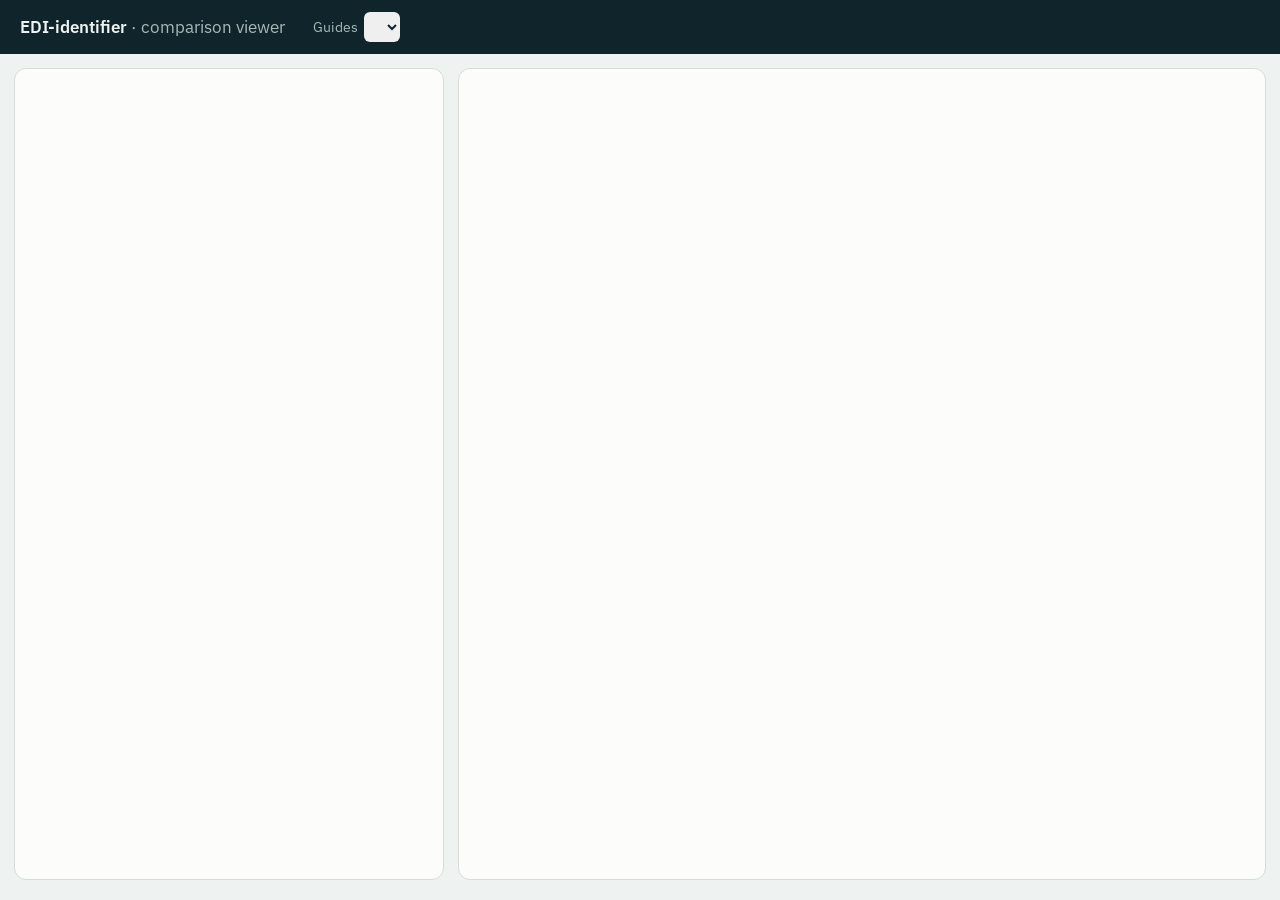
<file: prototype/viewer.template.html>
<!doctype html>
<html lang="en">
<head>
<meta charset="utf-8">
<meta name="viewport" content="width=device-width, initial-scale=1">
<title>EDI-identifier viewer</title>
<link rel="stylesheet" href="https://fonts.googleapis.com/css2?family=IBM+Plex+Sans:wght@400;500;600&family=IBM+Plex+Mono:wght@400;500&display=swap">
<style>
:root { --ink:#10242b; --bg:#eef2f0; --panel:#fcfdfb; --line:#d5ddd9; --text:#33454c; --muted:#62737a; --a:#0b7a75; --a-soft:#dcefec; --b:#c2462b; --b-soft:#fbe7e1; --amber:#7a4e06; --amber-soft:#f6e7c9; --grey-soft:#e3e7e5; --mono:"IBM Plex Mono", ui-monospace, Menlo, monospace; }
* { box-sizing: border-box; }
body { margin:0; font:15px/1.45 "IBM Plex Sans", system-ui, -apple-system, "Segoe UI", sans-serif; color:var(--text); background:var(--bg); }
header { display:flex; gap:20px; align-items:center; padding:12px 20px; background:var(--ink); color:#eef3f1; flex-wrap:wrap; }
header h1 { font-size:17px; font-weight:600; margin:0 8px 0 0; }
header h1 span { color:#a7bab8; font-weight:400; }
header label { color:#a7bab8; font-size:14px; }
select { font:inherit; color:var(--ink); padding:5px 8px; border-radius:6px; border:0; margin-left:6px; }
.chips { display:flex; gap:6px; flex-wrap:wrap; }
.chip { border:1px solid #3a5560; color:#eef3f1; border-radius:999px; padding:3px 12px; cursor:pointer; user-select:none; font-size:13px; }
.chip.off { opacity:.35; }
.layout { display:grid; grid-template-columns: 430px 1fr; gap:14px; padding:14px; height:calc(100vh - 60px); }
.panel { background:var(--panel); border:1px solid var(--line); border-radius:12px; overflow:auto; }
.list .row { display:grid; grid-template-columns: 92px 84px 1fr; gap:8px; align-items:center; padding:8px 12px; border-bottom:1px solid var(--line); border-left:4px solid transparent; cursor:pointer; font-size:14px; }
.list .row:hover { background:#f1f5f3; }
.list .row.sel { background:var(--a-soft); border-left-color:var(--a); }
.pill { display:inline-block; font-size:11px; font-weight:600; text-transform:uppercase; letter-spacing:.03em; padding:2px 8px; border-radius:999px; text-align:center; }
.v-different { background:var(--b-soft); color:#a3361d; }
.v-review { background:var(--amber-soft); color:var(--amber); }
.v-one_side { background:var(--grey-soft); color:#4a5a60; }
.v-same { background:var(--a-soft); color:#0b5c58; }
.key { font-family:var(--mono); font-size:13px; color:var(--ink); overflow:hidden; text-overflow:ellipsis; white-space:nowrap; }
.detail { padding:18px 20px; }
.detail h2 { font-family:var(--mono); font-size:20px; font-weight:500; color:var(--ink); margin:0 0 8px; }
.meta { display:flex; gap:10px; align-items:center; color:var(--muted); font-size:14px; }
.why { margin:14px 0 0; padding:10px 14px; border-left:4px solid var(--b); background:var(--b-soft); color:var(--ink); border-radius:0 8px 8px 0; font-size:15px; }
.sides { display:grid; grid-template-columns:1fr 1fr; gap:14px; margin-top:14px; }
.side { border:1px solid var(--line); border-top:4px solid var(--a); border-radius:10px; padding:12px 14px; background:#fff; }
.side.b { border-top-color:var(--b); }
.side .who { display:flex; justify-content:space-between; align-items:baseline; gap:8px; }
.side h3 { margin:0; font-size:16px; color:var(--ink); font-weight:600; }
.tag { font-size:12px; font-weight:600; color:var(--a); }
.side.b .tag { color:var(--b); }
.rev { font-size:12px; color:var(--muted); margin:2px 0 10px; }
.value { font-size:18px; font-weight:500; color:var(--ink); margin-bottom:10px; }
.src { background:#f6f8f7; border:1px solid var(--line); border-radius:8px; padding:8px 10px; margin-top:8px; }
.src .pg { font-size:13px; color:var(--muted); display:flex; justify-content:space-between; align-items:center; }
.src a { font-size:12px; font-weight:600; color:var(--a); text-decoration:none; border:1px solid var(--a); border-radius:999px; padding:1px 10px; }
.side.b .src a { color:var(--b); border-color:var(--b); }
.src ul { margin:6px 0 0; padding-left:16px; font-family:var(--mono); font-size:12.5px; color:var(--ink); }
.src mark { background:#fff1c2; padding:0 2px; }
.only { padding:10px 12px; font-size:13px; color:var(--muted); }
</style>
</head>
<body>
<header>
  <h1>EDI-identifier <span>· comparison viewer</span></h1>
  <label>Guides<select id="pair"></select></label>
  <div class="chips" id="cats"></div>
  <div class="chips" id="verdicts"></div>
</header>
<div class="layout">
  <div class="panel list" id="list"></div>
  <div class="panel detail" id="detail"></div>
</div>
<script>
const DATA = /*DATA*/null;
const CATS = ["usage", "codes", "repetition", "condition"];
const VERDICTS = ["different", "review", "one_side", "same"];
const state = { pair: 0, cats: new Set(CATS), verdicts: new Set(["different", "review"]), sel: null };
const el = id => document.getElementById(id);
const esc = s => String(s).replace(/[&<>"]/g, c => ({ "&": "&amp;", "<": "&lt;", ">": "&gt;", '"': "&quot;" })[c]);
const label = v => v.replace("_", " ");

DATA.reports.forEach((r, i) => {
  const o = document.createElement("option");
  o.value = i; o.textContent = `${DATA.guides[r.left].partner} ~ ${DATA.guides[r.right].partner}`;
  el("pair").append(o);
});
el("pair").onchange = e => { state.pair = +e.target.value; state.sel = null; render(); };

function chips(id, values, set) {
  el(id).innerHTML = "";
  for (const v of values) {
    const c = document.createElement("span");
    c.className = "chip" + (set.has(v) ? "" : " off");
    c.textContent = label(v);
    c.onclick = () => { set.has(v) ? set.delete(v) : set.add(v); state.sel = null; render(); };
    el(id).append(c);
  }
}

function source(guideId, key, pages) {
  const g = DATA.guides[guideId];
  const ev = (g.evidence[key] || []).filter(e => pages.includes(e.page));
  return pages.map(p => {
    const items = ev.filter(e => e.page === p).flatMap(e => e.excerpt.split(" / ")).slice(0, 6);
    return `<div class="src"><div class="pg"><span>Page ${p}</span><a href="${esc(g.url)}#page=${p}" target="_blank">Open page ${p} ↗</a></div>
      <ul>${items.map(x => `<li><mark>${esc(x)}</mark></li>`).join("")}</ul></div>`;
  }).join("");
}

function side(cls, tag, g, value, guideId, key, pages) {
  return `<div class="side ${cls}"><div class="who"><h3>${esc(g.partner)}</h3><span class="tag">${tag}</span></div>
    <div class="rev">${esc(g.revision)}</div><div class="value">${esc(value)}</div>${source(guideId, key, pages)}</div>`;
}

function render() {
  const r = DATA.reports[state.pair];
  chips("cats", CATS, state.cats);
  chips("verdicts", VERDICTS, state.verdicts);
  const rows = r.findings.filter(f => state.cats.has(f.category) && state.verdicts.has(f.verdict));
  if (state.sel === null || !rows.includes(state.sel)) state.sel = rows[0] || null;
  el("list").innerHTML = "";
  for (const f of rows) {
    const d = document.createElement("div");
    d.className = "row" + (f === state.sel ? " sel" : "");
    d.innerHTML = `<span class="pill v-${f.verdict}">${label(f.verdict)}</span><span>${f.category}</span><span class="key" title="${esc(f.left_key)}">${esc(f.left_key.split(":").pop())}</span>`;
    d.onclick = () => { state.sel = f; render(); };
    el("list").append(d);
  }
  const only = [...r.left_only.map(a => [r.left, a]), ...r.right_only.map(a => [r.right, a])];
  el("list").insertAdjacentHTML("beforeend", `<div class="only">${rows.length} findings shown · ${only.length} requirements defined in one guide only</div>`);
  const f = state.sel;
  if (!f) { el("detail").innerHTML = "<p>No findings for these filters.</p>"; return; }
  const L = DATA.guides[r.left], R = DATA.guides[r.right];
  el("detail").innerHTML = `
    <h2>${esc(f.left_key)}${f.right_key !== f.left_key ? " = " + esc(f.right_key) : ""}</h2>
    <div class="meta"><span class="pill v-${f.verdict}">${label(f.verdict)}</span><span>${f.category}</span><span>aligned by ${f.alignment}</span></div>
    ${f.detail ? `<div class="why">${esc(f.detail)}</div>` : ""}
    <div class="sides">
      ${side("a", "Partner A", L, f.left, r.left, f.left_key, f.left_pages)}
      ${side("b", "Partner B", R, f.right, r.right, f.right_key, f.right_pages)}
    </div>`;
}

state.pair = Math.max(0, DATA.reports.findIndex(r => r.left === "chr-214" && r.right === "kbx-214"));
el("pair").value = state.pair;
render();
const start = DATA.reports[state.pair].findings.find(f => f.left_key.endsWith("AT7@140/AT701") && f.category === "codes");
if (start) { state.sel = start; render(); }
</script>
</body>
</html>
</file>
<file: docs/predefense/prototype/style.css>
:root {
  font-family: Inter, "Segoe UI", Arial, sans-serif;
  color: #1f2d3b;
  background: #f4f5f3;
  font-size: 14px;
  --ink: #172c3b;
  --line: #dce2e3;
  --teal: #176b61;
}
* {
  box-sizing: border-box;
}
body {
  margin: 0;
}
a {
  color: inherit;
}
button,
input,
select,
textarea {
  font: inherit;
}
button {
  cursor: pointer;
  border: 0;
  background: var(--ink);
  color: #fff;
  padding: 11px 17px;
  border-radius: 6px;
  font-weight: 600;
}
button:hover {
  filter: brightness(1.15);
}
button:focus-visible,
a:focus-visible,
input:focus,
select:focus,
textarea:focus {
  outline: 3px solid #d1a64a;
  outline-offset: 2px;
}
.sidebar {
  position: fixed;
  width: 224px;
  inset: 0 auto 0 0;
  background: #162c3b;
  color: #e9eeee;
  padding: 28px 20px;
  display: flex;
  flex-direction: column;
}
.brand {
  text-decoration: none;
  display: flex;
  gap: 10px;
  align-items: center;
  font-size: 18px;
  font-weight: 650;
  letter-spacing: -0.5px;
}
.brand-icon {
  display: grid;
  place-items: center;
  width: 30px;
  height: 32px;
  background: #dfb65e;
  color: #152b39;
  border-radius: 5px;
  font-size: 20px;
}
.side-caption {
  font-size: 10px;
  letter-spacing: 1.4px;
  margin: 35px 9px 15px;
  color: #9aadb7;
}
nav {
  display: grid;
  gap: 5px;
}
nav a {
  font-size: 13px;
  text-decoration: none;
  padding: 13px 10px;
  border-radius: 5px;
  color: #b7c6cd;
  display: flex;
  justify-content: space-between;
}
nav a.active {
  color: #fff;
  background: #2a4353;
}
nav a:hover {
  background: #233b4b;
}
nav span {
  font-size: 10px;
  opacity: 0.65;
}
.scope {
  border-top: 1px solid #38505e;
  margin: 35px 8px 0;
  padding-top: 23px;
}
.tiny-label {
  font-size: 10px;
  letter-spacing: 1.2px;
  color: #9aadb7;
}
.scope strong {
  display: block;
  margin-top: 12px;
  font-size: 15px;
}
.scope p {
  font-size: 12px;
  line-height: 1.8;
  color: #adbec6;
}
.side-footer {
  margin: auto 8px 0;
  color: #93a8b3;
  font-size: 11px;
  line-height: 1.8;
}
main {
  margin-left: 224px;
  padding: 32px 34px;
  max-width: 1800px;
}
.page-head {
  display: flex;
  justify-content: space-between;
  align-items: center;
  margin-bottom: 23px;
}
.eyebrow {
  font-size: 10px;
  letter-spacing: 1.6px;
  color: #687b87;
  margin: 0 0 10px;
}
h1 {
  font-size: 32px;
  letter-spacing: -1px;
  margin: 0 0 8px;
  font-weight: 650;
}
.subtitle {
  margin: 0;
  color: #677782;
  font-size: 13px;
}
.prototype-tag {
  font-size: 11px;
  letter-spacing: 0.4px;
  background: #e9dfc7;
  border: 1px solid #d7c59d;
  color: #645021;
  padding: 7px 10px;
  border-radius: 4px;
}
.notice {
  background: #edf3f0;
  border: 1px solid #d0dfd8;
  color: #47615b;
  font-size: 12px;
  line-height: 1.6;
  padding: 12px 16px;
  border-radius: 6px;
}
.notice strong {
  color: #235648;
  margin-right: 5px;
}
.metrics {
  display: grid;
  grid-template-columns: repeat(4, 1fr);
  margin: 23px 0;
  background: #fff;
  border: 1px solid var(--line);
  border-radius: 7px;
}
.metrics > div {
  padding: 19px 22px;
  border-right: 1px solid var(--line);
  display: flex;
  align-items: center;
  gap: 14px;
}
.metrics > div:last-child {
  border: 0;
}
.metric-number {
  font-size: 27px;
  letter-spacing: -1px;
  font-weight: 600;
  color: #213c4b;
}
.metrics > div > span:last-child {
  font-size: 11px;
  color: #6c7c85;
  max-width: 110px;
  line-height: 1.6;
}
.workbench {
  border: 1px solid var(--line);
  border-radius: 8px;
  background: #fff;
  overflow: hidden;
}
.workbench-head {
  display: flex;
  justify-content: space-between;
  align-items: center;
  padding: 20px 22px;
}
.workbench-head h2 {
  font-size: 17px;
  margin: 0 0 4px;
}
.workbench-head p {
  font-size: 11px;
  color: #73828a;
  margin: 0;
}
.secondary {
  background: white;
  border: 1px solid #ccd6d9;
  color: #294555;
  font-size: 12px;
}
.secondary span {
  margin-left: 12px;
}
.filters {
  display: flex;
  gap: 14px;
  padding: 0 22px 20px;
  border-bottom: 1px solid var(--line);
}
label {
  display: grid;
  gap: 7px;
  font-size: 11px;
  font-weight: 600;
  color: #536974;
}
select,
input,
textarea {
  border: 1px solid #cbd6d9;
  background: #fff;
  color: #263e4d;
  border-radius: 5px;
  padding: 10px;
  font-size: 12px;
  width: 100%;
  font-weight: 400;
}
select {
  min-width: 130px;
}
.filters > label:first-child {
  flex: 1.2;
}
.filters > label:nth-child(2) {
  flex: 0.7;
}
.search-label {
  flex: 1;
}
.workspace {
  display: grid;
  grid-template-columns: minmax(260px, 0.88fr) minmax(380px, 1.4fr);
}
.unit-pane {
  border-right: 1px solid var(--line);
  background: #fbfcfc;
  min-width: 0;
}
.list-heading {
  padding: 15px 18px;
  font-size: 9px;
  letter-spacing: 1px;
  color: #7a8b93;
  display: flex;
  justify-content: space-between;
  border-bottom: 1px solid var(--line);
}
#units {
  height: 690px;
  overflow: auto;
}
.unit-row {
  width: 100%;
  display: block;
  text-align: left;
  border: 0;
  border-bottom: 1px solid #e7ebec;
  border-radius: 0;
  background: transparent;
  color: #233e4c;
  padding: 14px 18px;
  font-weight: 400;
}
.unit-row:hover {
  background: #f0f5f4;
  filter: none;
}
.unit-row.selected {
  background: #e9f2ef;
  box-shadow: inset 3px 0 #207465;
}
.row-meta {
  display: flex;
  gap: 9px;
  align-items: center;
  font-size: 10px;
  color: #7b8a92;
  margin-bottom: 7px;
}
.row-meta strong {
  color: #3f5f6d;
}
.row-key {
  font-size: 12px;
  font-weight: 600;
  word-break: break-word;
}
.row-status {
  margin-left: auto;
  font-size: 9px;
  color: #506b5f;
}
.row-category {
  font-size: 10px;
  color: #73868f;
  margin-top: 6px;
}
#empty {
  padding: 20px;
  color: #62747e;
  line-height: 1.6;
}
.detail-pane {
  padding: 22px;
  min-width: 0;
}
.detail-top {
  display: flex;
  align-items: center;
  gap: 10px;
}
.unit-id {
  font-size: 11px;
  font-weight: 650;
  color: #57707d;
}
.category-tag {
  background: #eef1f4;
  border: 1px solid #dce2e7;
  padding: 3px 7px;
  border-radius: 3px;
  font-size: 10px;
  color: #4b6274;
}
.detail-pane > h2 {
  font-size: 18px;
  margin: 12px 0 5px;
  word-break: break-word;
}
.muted {
  font-size: 11px;
  color: #7d8d95;
  margin: 0 0 20px;
}
.guide-values {
  display: grid;
  grid-template-columns: 1fr 1fr;
  gap: 13px;
  margin-bottom: 18px;
}
.guide-values article {
  padding: 15px;
  background: #f7f9f8;
  border: 1px solid #e1e7e4;
  border-radius: 5px;
  min-width: 0;
}
.guide-values h3 {
  font-size: 10px;
  letter-spacing: 0.2px;
  color: #6c7e85;
  margin: 0 0 11px;
}
.guide-values p {
  font-size: 12px;
  line-height: 1.7;
  margin: 0 0 10px;
  white-space: pre-wrap;
  overflow-wrap: anywhere;
}
.page-label {
  font-size: 10px;
  color: #7c8b92;
}
details {
  border-top: 1px solid var(--line);
  padding: 14px 0;
}
summary {
  cursor: pointer;
  font-size: 12px;
  font-weight: 600;
  color: #3d5967;
}
.evidence-grid {
  display: grid;
  grid-template-columns: 1fr 1fr;
  gap: 16px;
  margin-top: 13px;
  max-height: 230px;
  overflow: auto;
}
.evidence-item {
  margin: 0 0 13px;
}
.evidence-item a {
  font-size: 10px;
  font-weight: 600;
  color: var(--teal);
  text-decoration: none;
}
.evidence-item p {
  font-size: 11px;
  color: #667982;
  line-height: 1.65;
  margin: 6px 0 0;
  white-space: pre-wrap;
  overflow-wrap: anywhere;
}
.records {
  display: grid;
  grid-template-columns: 1fr 1fr;
  gap: 12px;
}
pre {
  font-size: 10px;
  white-space: pre-wrap;
  overflow-wrap: anywhere;
  max-height: 220px;
  overflow: auto;
  background: #f6f8f8;
  padding: 10px;
}
.annotation {
  border-top: 1px solid var(--line);
  padding-top: 15px;
}
.annotation-head {
  display: flex;
  justify-content: space-between;
  align-items: center;
  margin-bottom: 13px;
}
.annotation h3 {
  font-size: 13px;
  margin: 0;
}
.annotation-head span {
  font-size: 10px;
  color: #8b969b;
}
.annotation > label {
  margin-bottom: 12px;
}
.save-row {
  display: flex;
  gap: 12px;
  justify-content: space-between;
  align-items: center;
}
.save-row span {
  font-size: 10px;
  color: #7c8b93;
  line-height: 1.5;
}
.save-row button {
  font-size: 11px;
  background: #216c5f;
  white-space: nowrap;
}
footer {
  font-size: 10px;
  color: #839198;
  padding-top: 18px;
  line-height: 1.6;
}
@media (max-width: 1100px) {
  .sidebar {
    width: 185px;
    padding: 25px 13px;
  }
  main {
    margin-left: 185px;
    padding: 25px 22px;
  }
  .metrics > div {
    padding: 15px 12px;
    gap: 10px;
  }
  .workspace {
    grid-template-columns: minmax(220px, 0.8fr) minmax(340px, 1.3fr);
  }
  .detail-pane {
    padding: 18px;
  }
  .filters {
    gap: 9px;
    padding-inline: 18px;
  }
}
@media (max-width: 800px) {
  .sidebar {
    position: static;
    width: auto;
    padding: 18px;
  }
  .side-caption,
  .scope,
  .side-footer,
  nav {
    display: none;
  }
  main {
    margin: 0;
    padding: 20px;
  }
  .page-head {
    gap: 10px;
  }
  .metrics {
    grid-template-columns: 1fr 1fr;
  }
  .metrics > div {
    border-bottom: 1px solid var(--line);
  }
  .filters {
    flex-wrap: wrap;
  }
  .filters > label {
    min-width: 45%;
  }
  .workspace {
    grid-template-columns: 1fr;
  }
  .unit-pane {
    border-right: 0;
    border-bottom: 1px solid var(--line);
  }
  #units {
    height: 260px;
  }
  .workbench-head {
    gap: 15px;
  }
  .secondary {
    max-width: 150px;
  }
  h1 {
    font-size: 27px;
  }
}

.verdict-tag {
  background: #f4ead1;
  color: #715a2a;
  border-radius: 3px;
  padding: 3px 7px;
  font-size: 10px;
}
.finding-detail {
  padding: 10px 12px;
  border-left: 3px solid #cfb97e;
  background: #faf7ef;
  font-size: 12px;
  line-height: 1.6;
  overflow-wrap: anywhere;
}
.empty-detail {
  padding: 22px;
  color: #62747e;
}
.detail-pane[hidden] {
  display: none;
}
.annotation-head {
  gap: 12px;
  flex-wrap: wrap;
}
.unmatched {
  padding: 18px 22px;
}
.unmatched > p {
  font-size: 12px;
  color: #667982;
  line-height: 1.6;
}
.unmatched-list {
  display: grid;
  grid-template-columns: 1fr 1fr;
  gap: 20px;
}
.unmatched-list h3 {
  font-size: 12px;
}
.unmatched-list ul {
  padding-left: 18px;
}
.unmatched-list li {
  margin: 8px 0;
  font-size: 11px;
  overflow-wrap: anywhere;
}
.unmatched-list a {
  color: var(--teal);
  display: inline-block;
  margin-left: 4px;
}
@media (max-width: 800px) {
  .unmatched-list {
    grid-template-columns: 1fr;
  }
  .detail-top {
    flex-wrap: wrap;
  }
}
</file>
